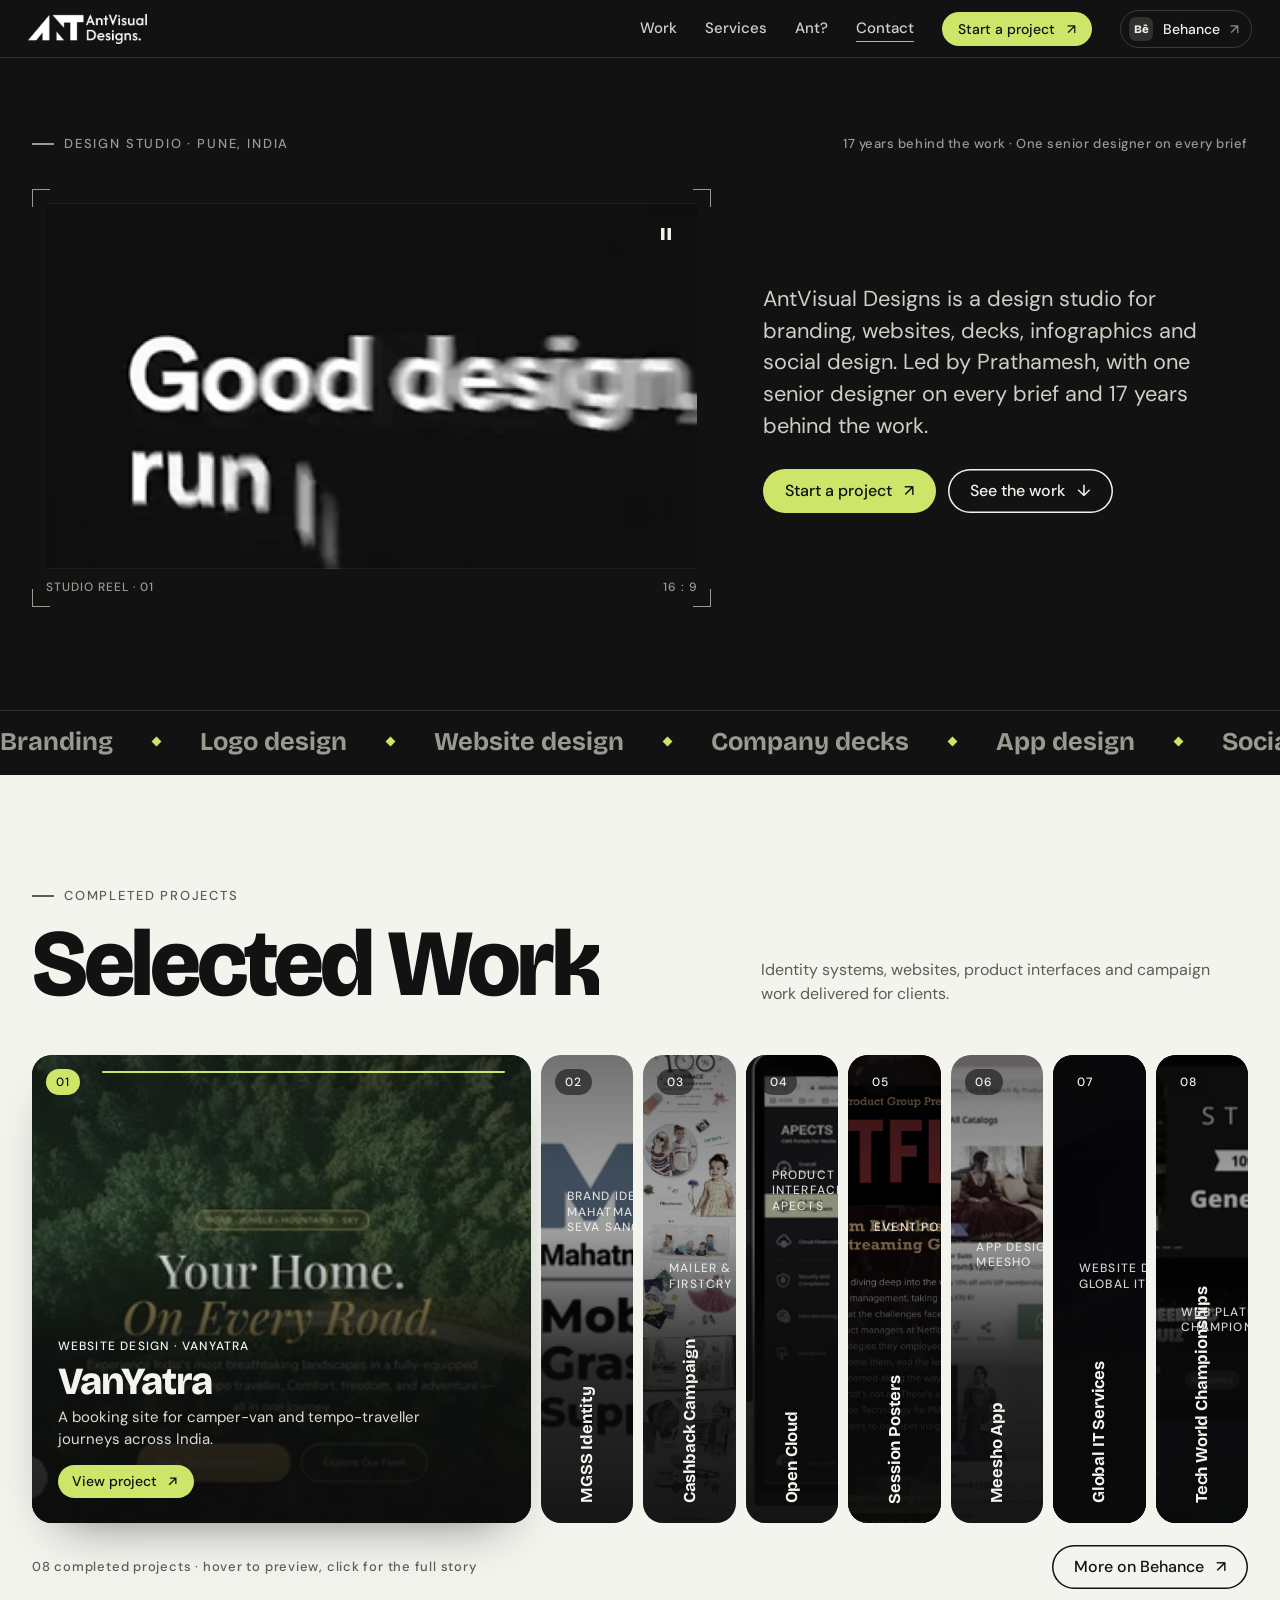
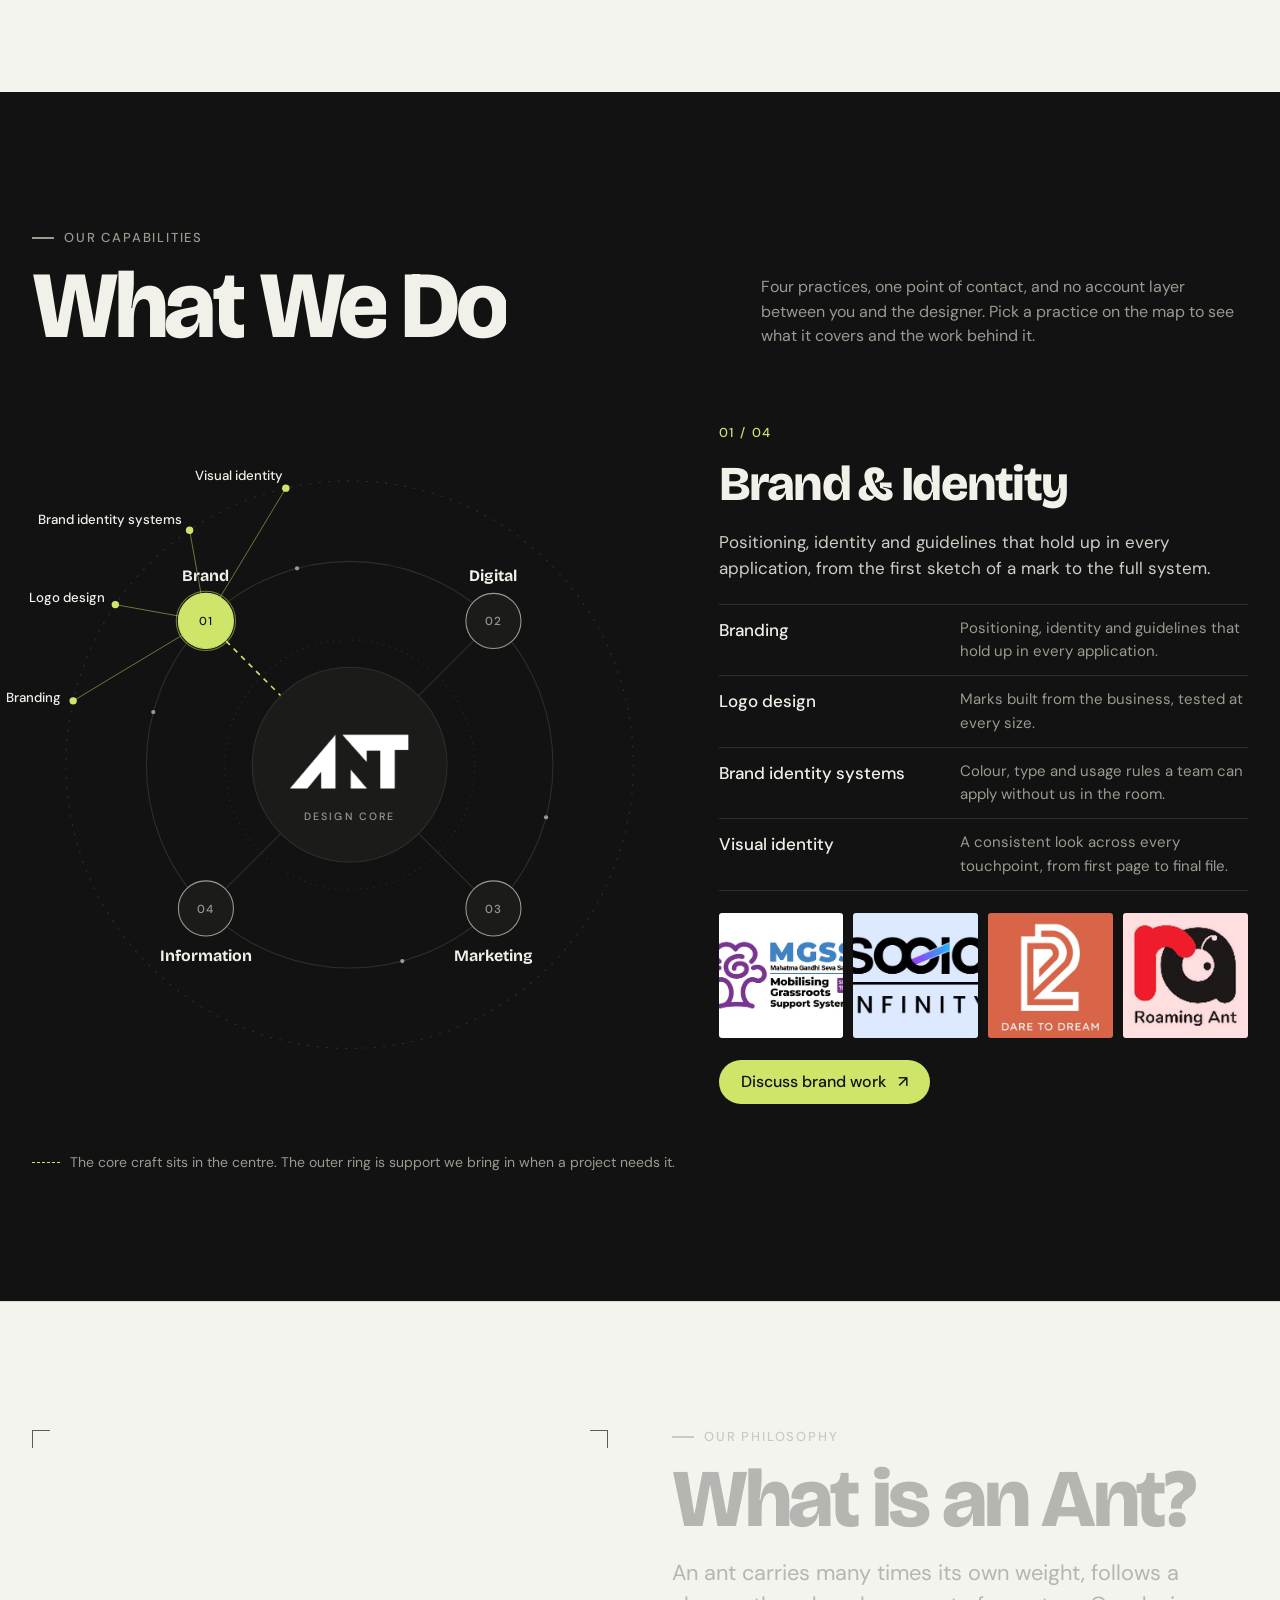
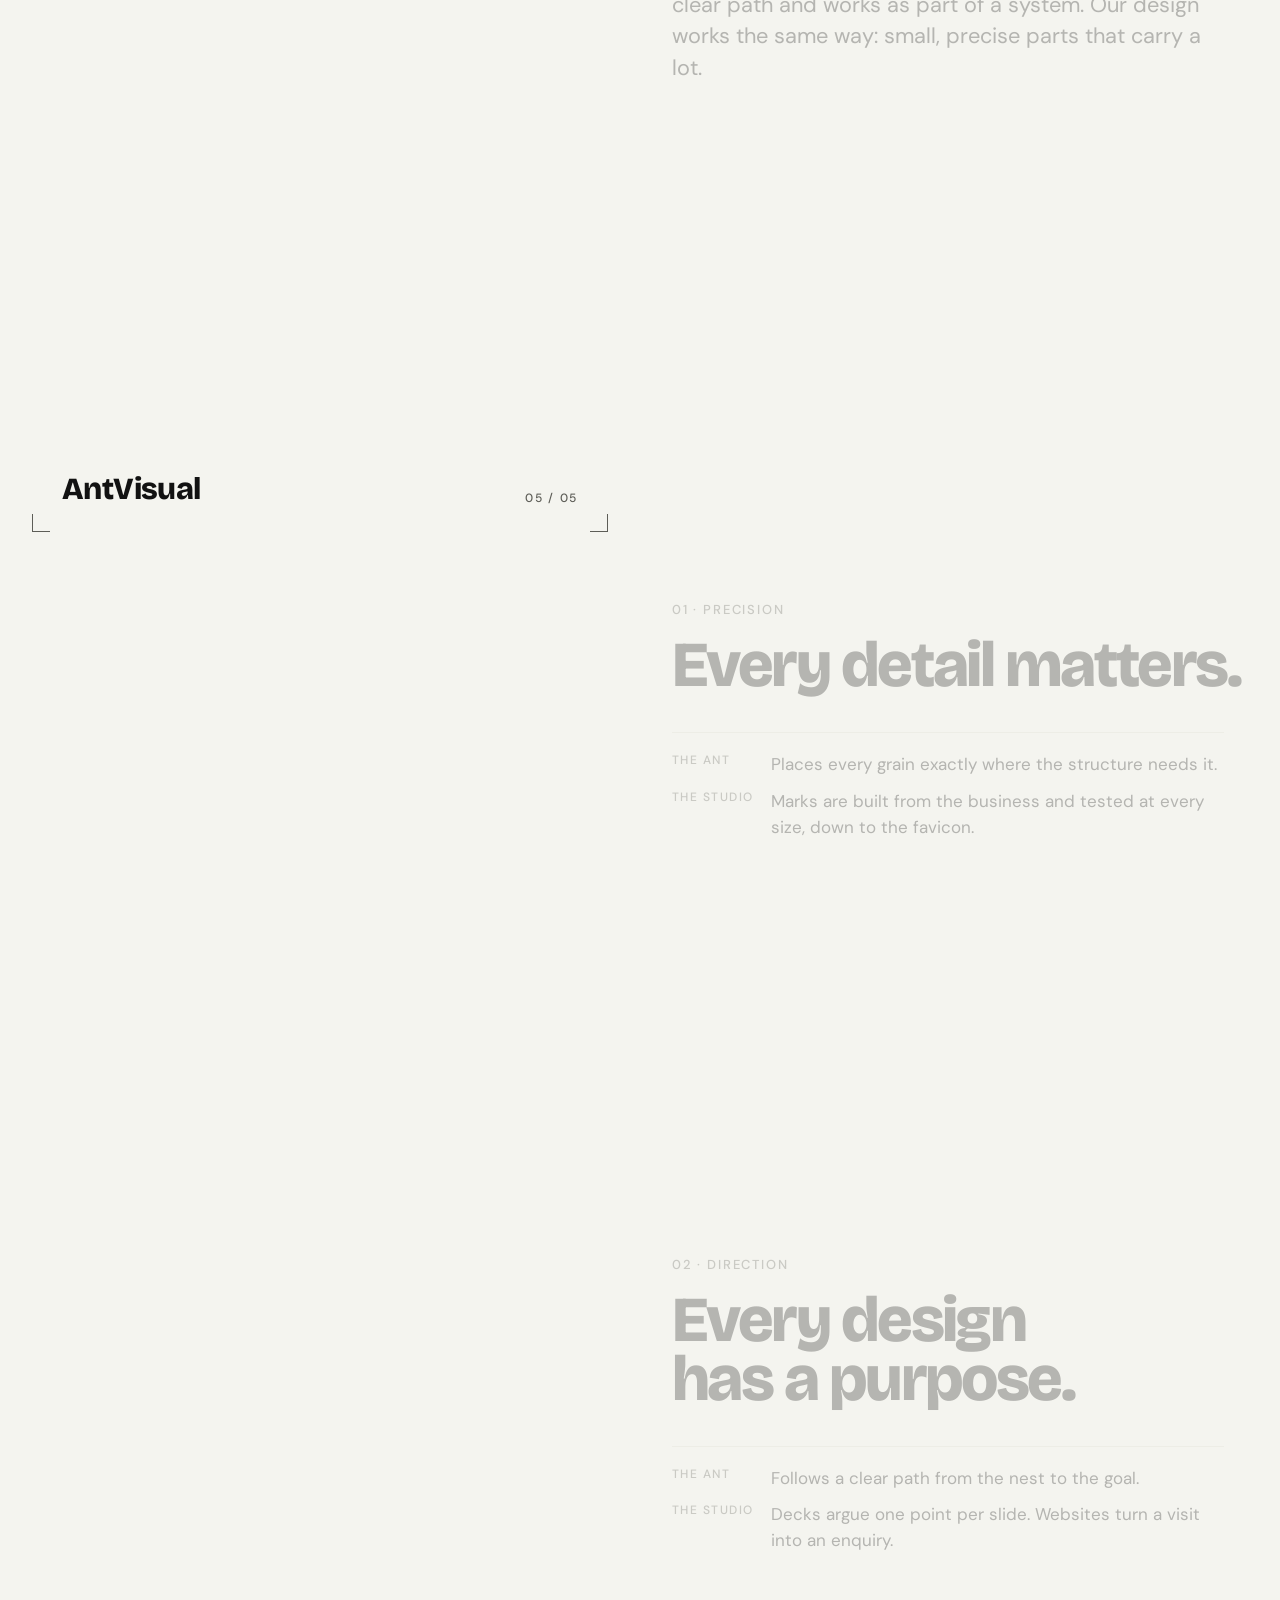
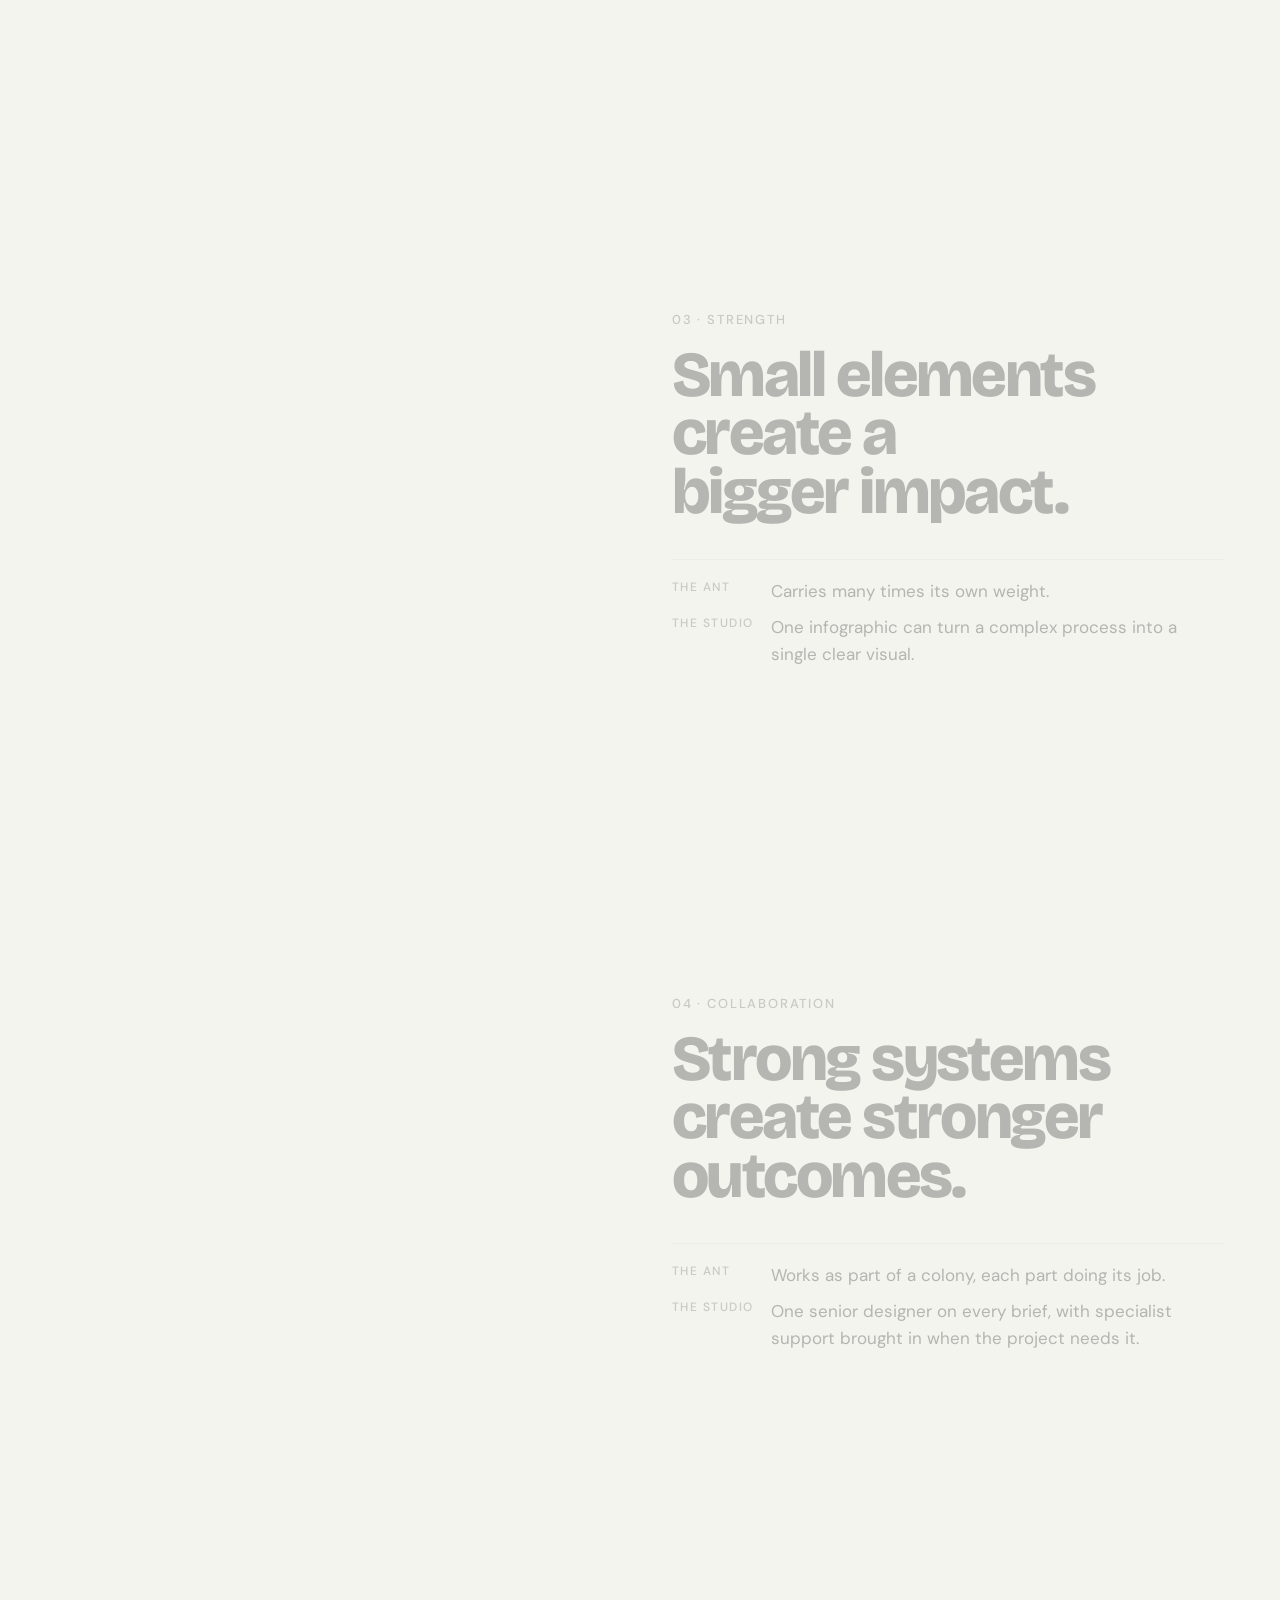
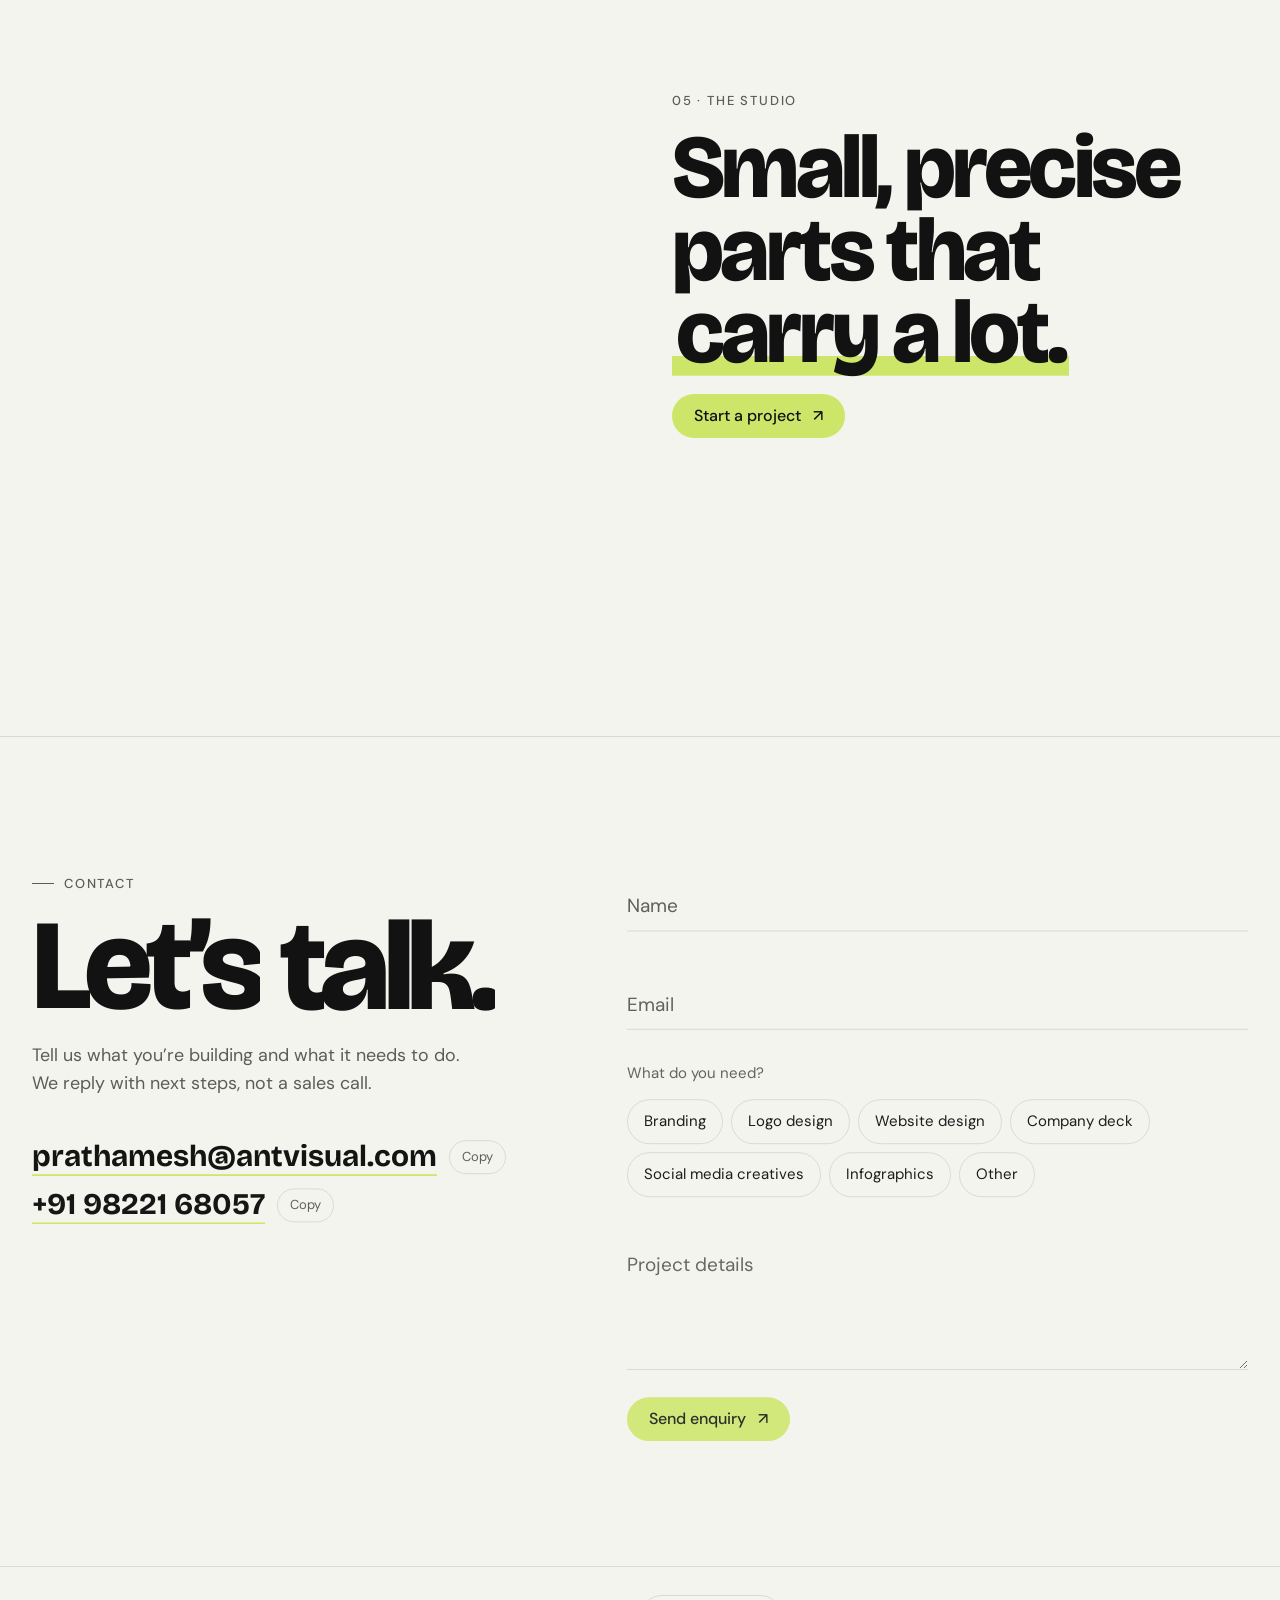
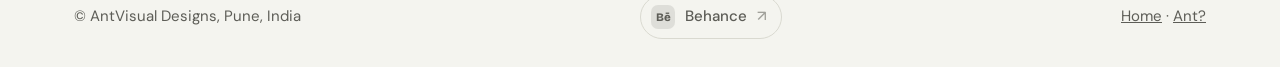
<file: index.html>
<!doctype html>
<html lang="en">
<head>
<meta charset="utf-8">
<meta name="viewport" content="width=device-width, initial-scale=1, viewport-fit=cover">
<title>AntVisual Designs — Good design, run like a business.</title>
<meta name="description" content="AntVisual Designs is a design studio for branding, websites, decks, infographics and social design. Led by Prathamesh, with one senior designer on every brief and 17 years behind the work.">
<meta property="og:title" content="AntVisual Designs">
<meta property="og:description" content="Design studio for branding, websites, decks, infographics and social design. Pune, India.">
<meta property="og:type" content="website">
<meta property="og:url" content="https://antvisual.com/">
<meta property="og:image" content="https://antvisual.com/assets/posters/intro.jpg">
<meta name="twitter:card" content="summary_large_image">
<meta name="theme-color" content="#121212">
<link rel="icon" type="image/png" href="assets/mark.png">
<link rel="preconnect" href="https://fonts.googleapis.com">
<link rel="preconnect" href="https://fonts.gstatic.com" crossorigin>
<link rel="stylesheet" href="https://fonts.googleapis.com/css2?family=Bricolage+Grotesque:opsz,wght@12..96,500;12..96,700;12..96,800&family=DM+Sans:wght@400;500&display=swap">
<!-- Styles: one file per component. Load base.css first and motion.css last. -->
<link rel="stylesheet" href="css/base.css">
<link rel="stylesheet" href="css/intro.css">
<link rel="stylesheet" href="css/header.css">
<link rel="stylesheet" href="css/hero.css">
<link rel="stylesheet" href="css/section-heading.css">
<link rel="stylesheet" href="css/selected-work.css">
<link rel="stylesheet" href="css/cursor.css">
<link rel="stylesheet" href="css/project-drawer.css">
<link rel="stylesheet" href="css/capabilities.css">
<link rel="stylesheet" href="css/testimonials.css">
<link rel="stylesheet" href="css/ant-story.css">
<link rel="stylesheet" href="css/contact.css">
<link rel="stylesheet" href="css/footer.css">
<link rel="stylesheet" href="css/motion.css">
</head>
<body>
<noscript><div style="padding:96px 24px 24px;font:16px/1.5 system-ui,sans-serif;max-width:640px;margin:0 auto"><h1 style="font-size:28px;margin:0 0 12px">AntVisual Designs</h1><p>Design studio for branding, websites, decks, infographics and social design, Pune, India. This site needs JavaScript to show our work.</p><p>Email <a href="mailto:prathamesh@antvisual.com">prathamesh@antvisual.com</a> or call <a href="tel:+919822168057">+91 98221 68057</a>.</p></div></noscript>
<!-- ================= INTRO =================
     Video: assets/intro.mp4 (geometric blocks logo reveal). Swap via CONFIG.introVideo / CONFIG.introPoster. -->
<div class="intro" id="intro" role="dialog" aria-label="AntVisual intro" aria-live="polite">
  <video id="introVideo" muted playsinline preload="auto" aria-hidden="true"></video>
  <div class="intro-ui">
    <div>
      <div class="intro-count" id="introCount">0<small>%</small></div>
      <div class="intro-meta">AntVisual Designs · Pune, India</div>
    </div>
    <button class="intro-skip" id="introSkip" type="button">Skip intro →</button>
  </div>
  <div class="intro-bar" id="introBar"></div>
</div>

<div class="cursor" id="cursor" aria-hidden="true"><span id="cursorLabel">View</span></div>

<!-- ================= HEADER ================= -->
<header class="hdr" id="hdr">
  <a class="logo" href="#top" aria-label="AntVisual Designs, back to top"><img src="assets/logo.png" alt="AntVisual Designs" width="120" height="30"></a>
  <nav id="nav" aria-label="Main">
    <a href="#work">Work</a>
    <a href="#services">Services</a>
    <a href="#ant">Ant?</a>
    <a href="#contact">Contact</a>
    <a class="btn" href="#contact">Start a project <span class="arr">↗</span></a>
    <div class="profs in-nav"><a class="soc" href="https://www.behance.net/prathmeshmungi" target="_blank" rel="noopener"><svg viewBox="0 0 24 24" aria-hidden="true"><rect width="24" height="24" rx="7" fill="currentColor" opacity=".14"></rect><text x="12" y="16.4" text-anchor="middle" font-family="Bricolage Grotesque,DM Sans,sans-serif" font-weight="800" font-size="11.5" fill="currentColor">Bē</text></svg><span>Behance</span><i>↗</i></a></div>
  </nav>
  <button class="burger" id="burger" type="button" aria-label="Open menu" aria-expanded="false" aria-controls="nav"><span></span><span></span><span></span></button>
</header>

<main id="top">
<!-- ================= HERO (existing introduction, re-composed) ================= -->
<section class="hero night" aria-labelledby="heroTitle">
  <div class="shell">
    <div class="hero-top">
      <span class="eyebrow">Design studio · Pune, India</span>
      <span class="meta">17 years behind the work · One senior designer on every brief</span>
    </div>
    <h1 id="heroTitle" class="sr">AntVisual Designs</h1>
    <div class="hero-grid">
      <figure class="frame" style="margin:0">
        <span class="cm tl"></span><span class="cm tr"></span><span class="cm bl"></span><span class="cm br"></span>
        <div class="hero-video">
          <video id="heroVideo" src="assets/hero.mp4" poster="assets/posters/hero.jpg" muted loop playsinline autoplay preload="metadata" aria-label="Typographic animation: Good design"></video>
          <button class="vid-toggle" type="button" data-vid="heroVideo" aria-label="Pause video"><svg width="14" height="14" viewBox="0 0 14 14" aria-hidden="true"><rect x="2" y="1" width="3.5" height="12" fill="currentColor"/><rect x="8.5" y="1" width="3.5" height="12" fill="currentColor"/></svg></button>
        </div>
        <figcaption><span>Studio reel · 01</span><span>16 : 9</span></figcaption>
      </figure>
      <div class="hero-copy">
        <p>AntVisual Designs is a design studio for branding, websites, decks, infographics and social design. Led by Prathamesh, with one senior designer on every brief and 17 years behind the work.</p>
        <div class="row">
          <a class="btn" href="#contact">Start a project <span class="arr">↗</span></a>
          <a class="btn ghost" href="#work">See the work <span class="arr">↓</span></a>
        </div>
      </div>
    </div>
  </div>
  <div class="ticker" aria-hidden="true"><div class="ticker-track" id="ticker"></div></div>
</section>

<!-- ================= SELECTED WORK (was "The work, in motion") ================= -->
<section class="sec work" id="work" aria-labelledby="workTitle">
  <div class="shell">
    <div class="sec-head">
      <div>
        <span class="eyebrow">Completed projects</span>
        <h2 id="workTitle" class="split">Selected Work</h2>
      </div>
      <p>Identity systems, websites, product interfaces and campaign work delivered for clients.</p>
    </div>

    <div class="work-rail" id="workRail" role="list"></div>
    <div class="work-foot">
      <span class="work-count">08 completed projects<span class="hint-desk"> · hover to preview, click for the full story</span><span class="hint-touch"> · swipe to browse, tap for the full story</span></span>
      <a class="btn ghost" href="https://www.behance.net/prathmeshmungi" target="_blank" rel="noopener">More on Behance <span class="arr">↗</span></a>
    </div>
  </div>
</section>

<!-- ================= WHAT WE DO (Services + Where We Work, merged) ================= -->
<section class="caps sec night" id="services" aria-labelledby="capsTitle">
  <div class="shell">
    <div class="sec-head">
      <div>
        <span class="eyebrow">Our capabilities</span>
        <h2 id="capsTitle" class="split">What We Do</h2>
      </div>
      <p>Four practices, one point of contact, and no account layer between you and the designer. Pick a practice on the map to see what it covers and the work behind it.</p>
    </div>
    <div class="caps-grid">
      <div class="orbit-wrap">
        <svg class="orbit" id="orbit" viewBox="0 0 600 600" role="group" aria-label="Capability map"></svg>
      </div>
      <div class="cap-panel">
        <div class="cap-tabs" id="capTabs" role="tablist" aria-label="Capabilities"></div>
        <div id="capPanes"></div>
      </div>
    </div>
    <p class="caps-note">The core craft sits in the centre. The outer ring is support we bring in when a project needs it.</p>
  </div>
</section>

<!-- ================= TESTIMONIALS =================
     No testimonials were supplied. The entries in TESTIMONIALS are labelled placeholders. -->
<section class="tst sec" id="clients" aria-labelledby="tstTitle" aria-roledescription="carousel">
  <div class="shell">
    <div class="sec-head">
      <div>
        <span class="eyebrow">Client experiences</span>
        <h2 id="tstTitle" class="split">What Our Clients Say</h2>
      </div>
      <p>Feedback from the teams we've designed for, in their own words.</p>
    </div>
    <div class="tst-stage">
      <div class="tst-mark" aria-hidden="true">“</div>
      <div>
        <div class="tst-slides" id="tstSlides"></div>
        <div class="tst-ctrl">
          <div class="tst-dots" id="tstDots" role="tablist" aria-label="Choose testimonial"></div>
          <span class="tst-count" id="tstCount"></span>
          <div class="dr-nav">
            <button class="icon-btn" id="tstPrev" type="button" aria-label="Previous testimonial"><svg viewBox="0 0 18 18" aria-hidden="true"><path d="M11 3 5 9l6 6" fill="none" stroke="currentColor" stroke-width="1.6"/></svg></button>
            <button class="icon-btn" id="tstNext" type="button" aria-label="Next testimonial"><svg viewBox="0 0 18 18" aria-hidden="true"><path d="m7 3 6 6-6 6" fill="none" stroke="currentColor" stroke-width="1.6"/></svg></button>
          </div>
        </div>
      </div>
    </div>
  </div>
</section>

<!-- ================= WHAT IS AN ANT? ================= -->
<section class="ant sec" id="ant" aria-labelledby="antTitle" style="border-top:1px solid var(--line)">
  <div class="shell">
    <div class="ant-grid">
      <div class="ant-stage">
        <div class="frame">
          <span class="cm tl"></span><span class="cm tr"></span><span class="cm bl"></span><span class="cm br"></span>
          <canvas class="ant-canvas" id="antCanvas" aria-hidden="true"></canvas>
        </div>
        <div class="ant-hud" aria-hidden="true"><span class="word" id="antWord">The colony</span><span class="lbl" id="antLbl">00 / 05</span></div>
      </div>
      <div class="ant-steps" id="antSteps">
        <div class="ant-step on" data-step="0">
          <span class="eyebrow">Our philosophy</span>
          <h2 id="antTitle">What is an Ant?</h2>
          <p class="quote">An ant carries many times its own weight, follows a clear path and works as part of a system. Our design works the same way: small, precise parts that carry a lot.</p>
        </div>
        <div class="ant-step" data-step="1" data-word="Precision">
          <span class="k">01 · Precision</span>
          <h3>Every detail matters.</h3>
          <dl class="pair"><dt>The ant</dt><dd>Places every grain exactly where the structure needs it.</dd><dt>The studio</dt><dd>Marks are built from the business and tested at every size, down to the favicon.</dd></dl>
        </div>
        <div class="ant-step" data-step="2" data-word="Direction">
          <span class="k">02 · Direction</span>
          <h3>Every design has a purpose.</h3>
          <dl class="pair"><dt>The ant</dt><dd>Follows a clear path from the nest to the goal.</dd><dt>The studio</dt><dd>Decks argue one point per slide. Websites turn a visit into an enquiry.</dd></dl>
        </div>
        <div class="ant-step" data-step="3" data-word="Strength">
          <span class="k">03 · Strength</span>
          <h3>Small elements create a bigger impact.</h3>
          <dl class="pair"><dt>The ant</dt><dd>Carries many times its own weight.</dd><dt>The studio</dt><dd>One infographic can turn a complex process into a single clear visual.</dd></dl>
        </div>
        <div class="ant-step" data-step="4" data-word="Collaboration">
          <span class="k">04 · Collaboration</span>
          <h3>Strong systems create stronger outcomes.</h3>
          <dl class="pair"><dt>The ant</dt><dd>Works as part of a colony, each part doing its job.</dd><dt>The studio</dt><dd>One senior designer on every brief, with specialist support brought in when the project needs it.</dd></dl>
        </div>
        <div class="ant-step ant-final" data-step="5" data-word="AntVisual">
          <span class="k">05 · The studio</span>
          <h3>Small, precise parts that <mark>carry a lot.</mark></h3>
          <div><a class="btn" href="#contact">Start a project <span class="arr">↗</span></a></div>
        </div>
      </div>
    </div>
  </div>
</section>

<!-- ================= LET'S TALK ================= -->
<section class="contact sec" id="contact" aria-labelledby="contactTitle" style="border-top:1px solid var(--line)">
  <div class="shell contact-grid">
    <div>
      <span class="eyebrow">Contact</span>
      <h2 id="contactTitle" class="split" style="margin-top:18px">Let’s talk.</h2>
      <p class="intro-p">Tell us what you’re building and what it needs to do. We reply with next steps, not a sales call.</p>
      <div class="reach">
        <div class="reach-row"><a href="mailto:prathamesh@antvisual.com">prathamesh@antvisual.com</a><button class="copy" type="button" data-copy="prathamesh@antvisual.com">Copy</button></div>
        <div class="reach-row"><a href="tel:+919822168057">+91 98221 68057</a><button class="copy" type="button" data-copy="+91 98221 68057">Copy</button></div>
      </div>
    </div>
    <!-- BACKEND: CONFIG.formEndpoint in js/config.js. A script.google.com/macros/.../exec URL uses the Google Sheet flow; any other URL receives a JSON POST. -->
    <form class="form" id="enquiry" novalidate>
      <input class="hp" id="f-website" name="website" type="text" tabindex="-1" autocomplete="off" aria-hidden="true">
      <div class="fld"><input id="f-name" name="name" type="text" placeholder=" " autocomplete="name" required><label for="f-name">Name</label><span class="line"></span><span class="err" id="e-name"></span></div>
      <div class="fld"><input id="f-email" name="email" type="email" placeholder=" " autocomplete="email" required><label for="f-email">Email</label><span class="line"></span><span class="err" id="e-email"></span></div>
      <fieldset>
        <legend>What do you need?</legend>
        <div class="chips" id="needChips"></div>
      </fieldset>
      <div class="fld"><textarea id="f-details" name="details" placeholder=" " rows="4"></textarea><label for="f-details">Project details</label><span class="line"></span></div>
      <div class="form-foot">
        <button class="btn" type="submit">Send enquiry <span class="arr">↗</span></button>
        <p class="form-status" id="formStatus" role="status"></p>
      </div>
    </form>
  </div>
</section>
</main>

<!-- ================= FOOTER (unchanged from antvisual.com) ================= -->
<footer><div class="wrap ft"><span>© AntVisual Designs, Pune, India</span><div class="profs in-ft"><a class="soc" href="https://www.behance.net/prathmeshmungi" target="_blank" rel="noopener"><svg viewBox="0 0 24 24" aria-hidden="true"><rect width="24" height="24" rx="7" fill="currentColor" opacity=".14"></rect><text x="12" y="16.4" text-anchor="middle" font-family="Bricolage Grotesque,DM Sans,sans-serif" font-weight="800" font-size="11.5" fill="currentColor">Bē</text></svg><span>Behance</span><i>↗</i></a><a class="soc dribbble" href="#" target="_blank" rel="noopener" hidden=""><svg viewBox="0 0 24 24" fill="none" stroke="currentColor" stroke-width="1.6" stroke-linecap="round" aria-hidden="true"><circle cx="12" cy="12" r="9.2"></circle><path d="M5 7.2c5 .4 9.4 2.8 12.6 7.1M3.3 12.4c5.5-1.2 11-.6 15.8 1.8M9.5 3c3.2 3.6 5 7.6 5.6 14"></path></svg><span>Dribbble</span><i>↗</i></a></div><span class="ft-l"><a href="#top">Home</a> · <a href="#ant">Ant?</a></span></div></footer>

<!-- ================= PROJECT DRAWER ================= -->
<div class="scrim" id="scrim"></div>
<aside class="drawer" id="drawer" role="dialog" aria-modal="true" aria-labelledby="drTitle" aria-hidden="true">
  <div class="dr-bar">
    <span class="crumb" id="drCrumb">Project</span>
    <div class="dr-nav">
      <button class="icon-btn" id="drPrev" type="button" aria-label="Previous project"><svg viewBox="0 0 18 18" aria-hidden="true"><path d="M11 3 5 9l6 6" fill="none" stroke="currentColor" stroke-width="1.6"/></svg></button>
      <button class="icon-btn" id="drNext" type="button" aria-label="Next project"><svg viewBox="0 0 18 18" aria-hidden="true"><path d="m7 3 6 6-6 6" fill="none" stroke="currentColor" stroke-width="1.6"/></svg></button>
      <button class="icon-btn close" id="drClose" type="button" aria-label="Close project"><svg viewBox="0 0 18 18" aria-hidden="true"><path d="M3 3l12 12M15 3 3 15" fill="none" stroke="currentColor" stroke-width="1.6"/></svg></button>
    </div>
  </div>
  <div class="dr-body" id="drBody"><div class="dr-in" id="drIn"></div></div>
</aside>

<!-- Animation library (GSAP 3.12.5, bundled locally; free for commercial use under the GSAP standard license) -->
<script src="js/vendor/gsap.min.js"></script>
<script src="js/vendor/ScrollTrigger.min.js"></script>
<!-- Site scripts: order matters (config → data → utils → components → animations) -->
<script src="js/config.js"></script>
<script src="js/data.js"></script>
<script src="js/utils.js"></script>
<script src="js/intro.js"></script>
<script src="js/header.js"></script>
<script src="js/cursor.js"></script>
<script src="js/selected-work.js"></script>
<script src="js/project-drawer.js"></script>
<script src="js/capabilities.js"></script>
<script src="js/testimonials.js"></script>
<script src="js/ant-story.js"></script>
<script src="js/contact.js"></script>
<script src="js/animations.js"></script>
</body>
</html>
</file>
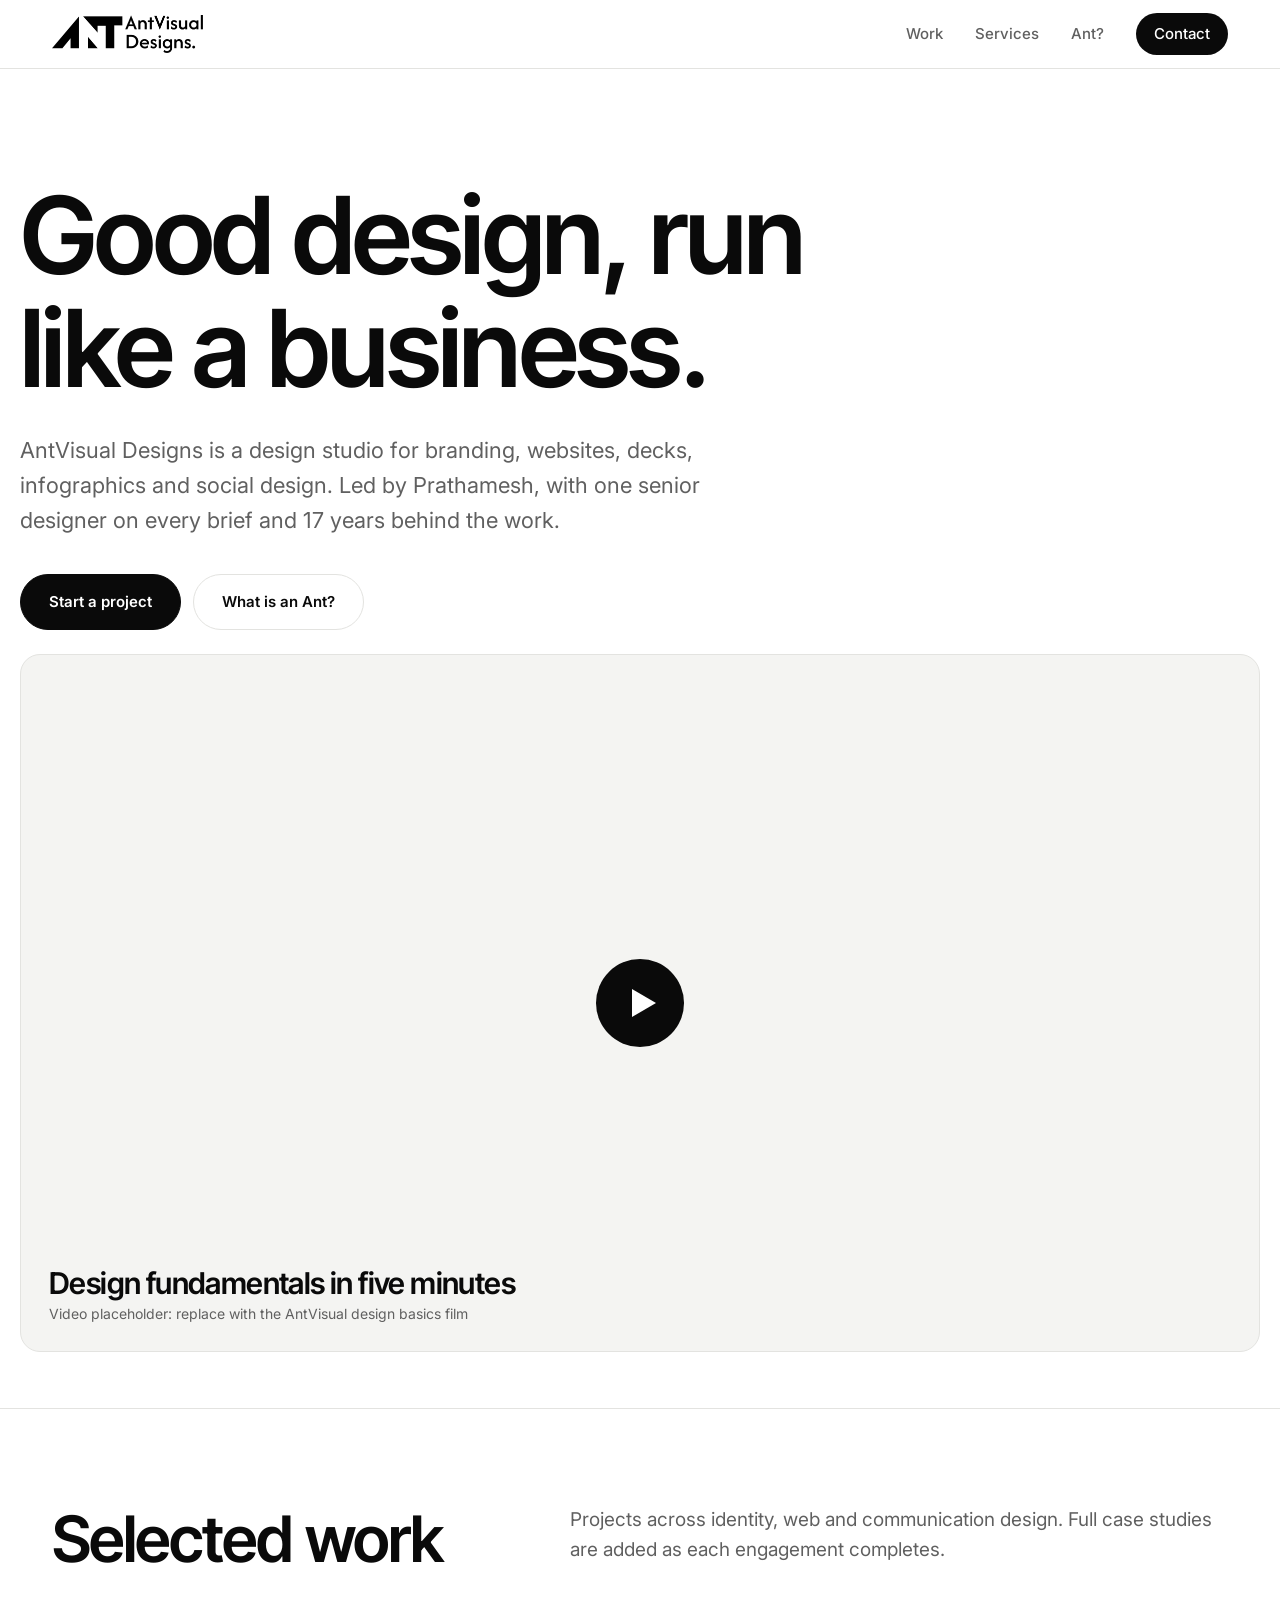
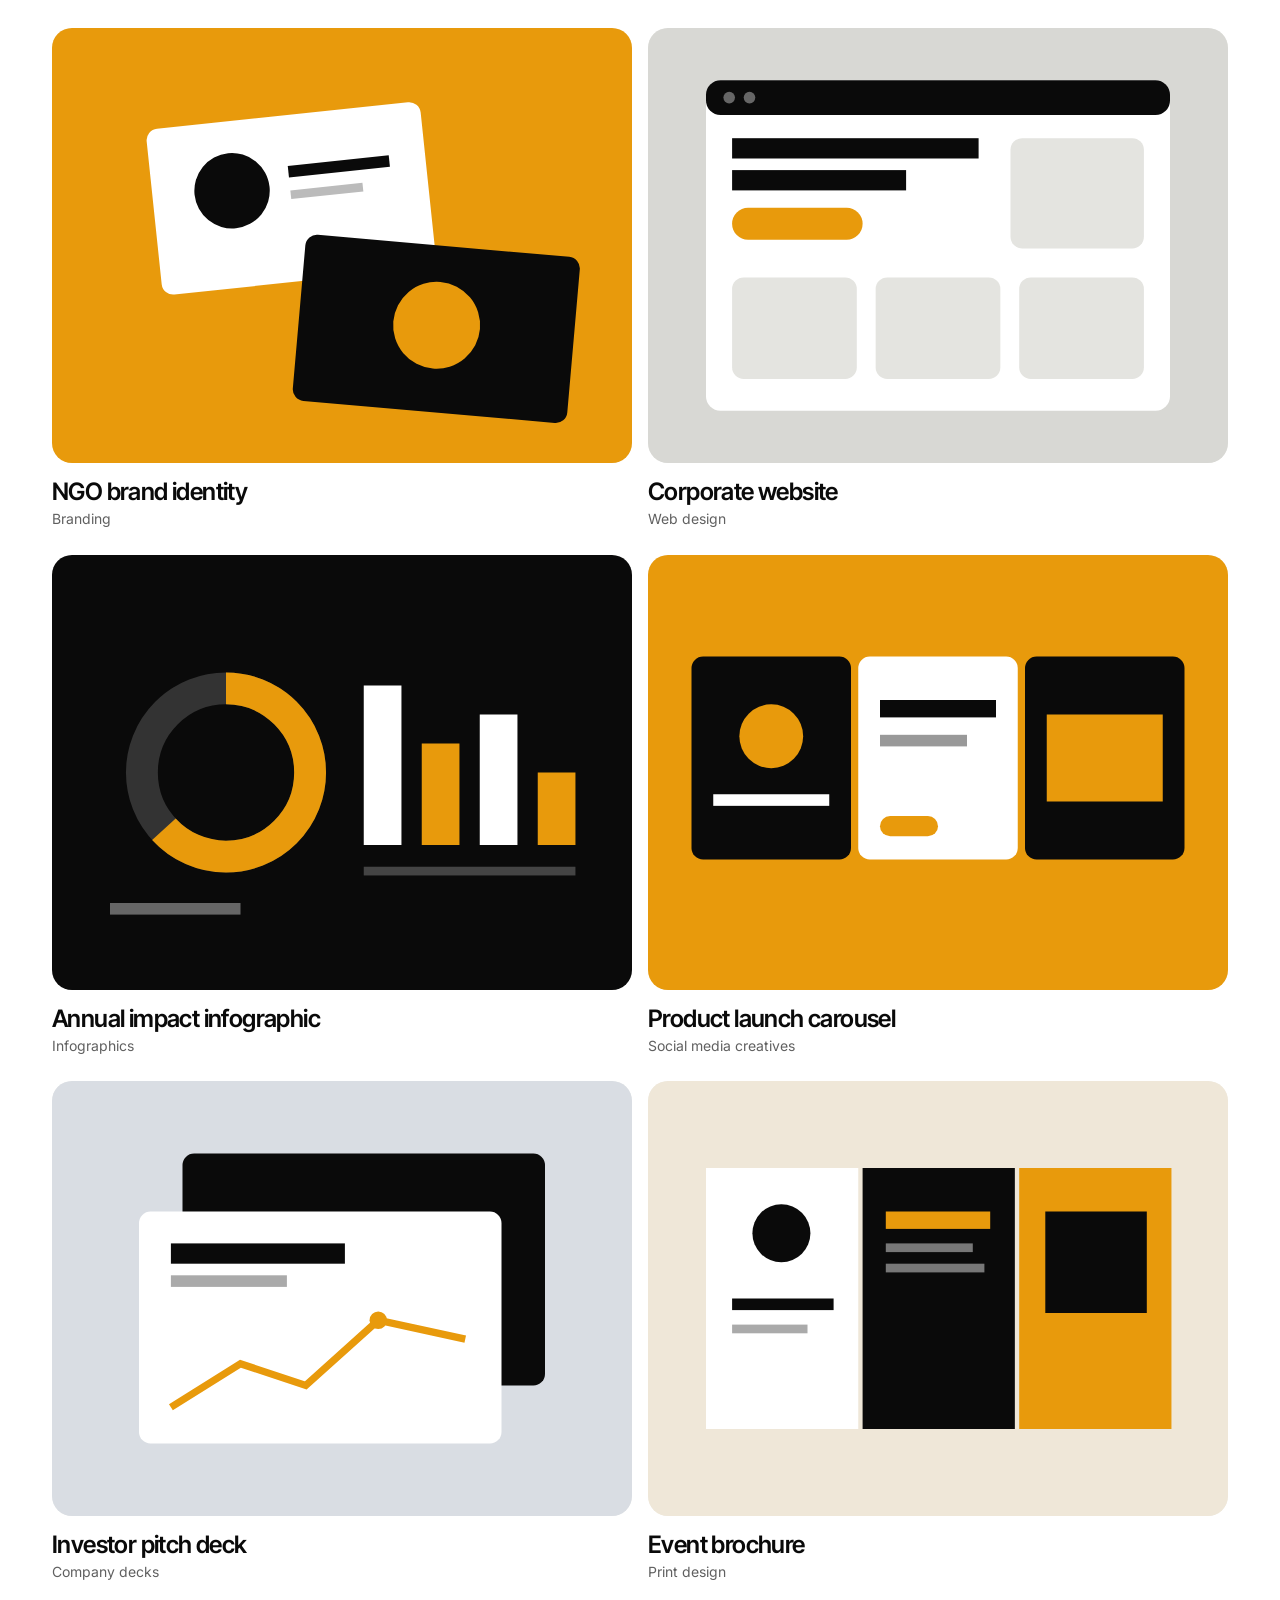
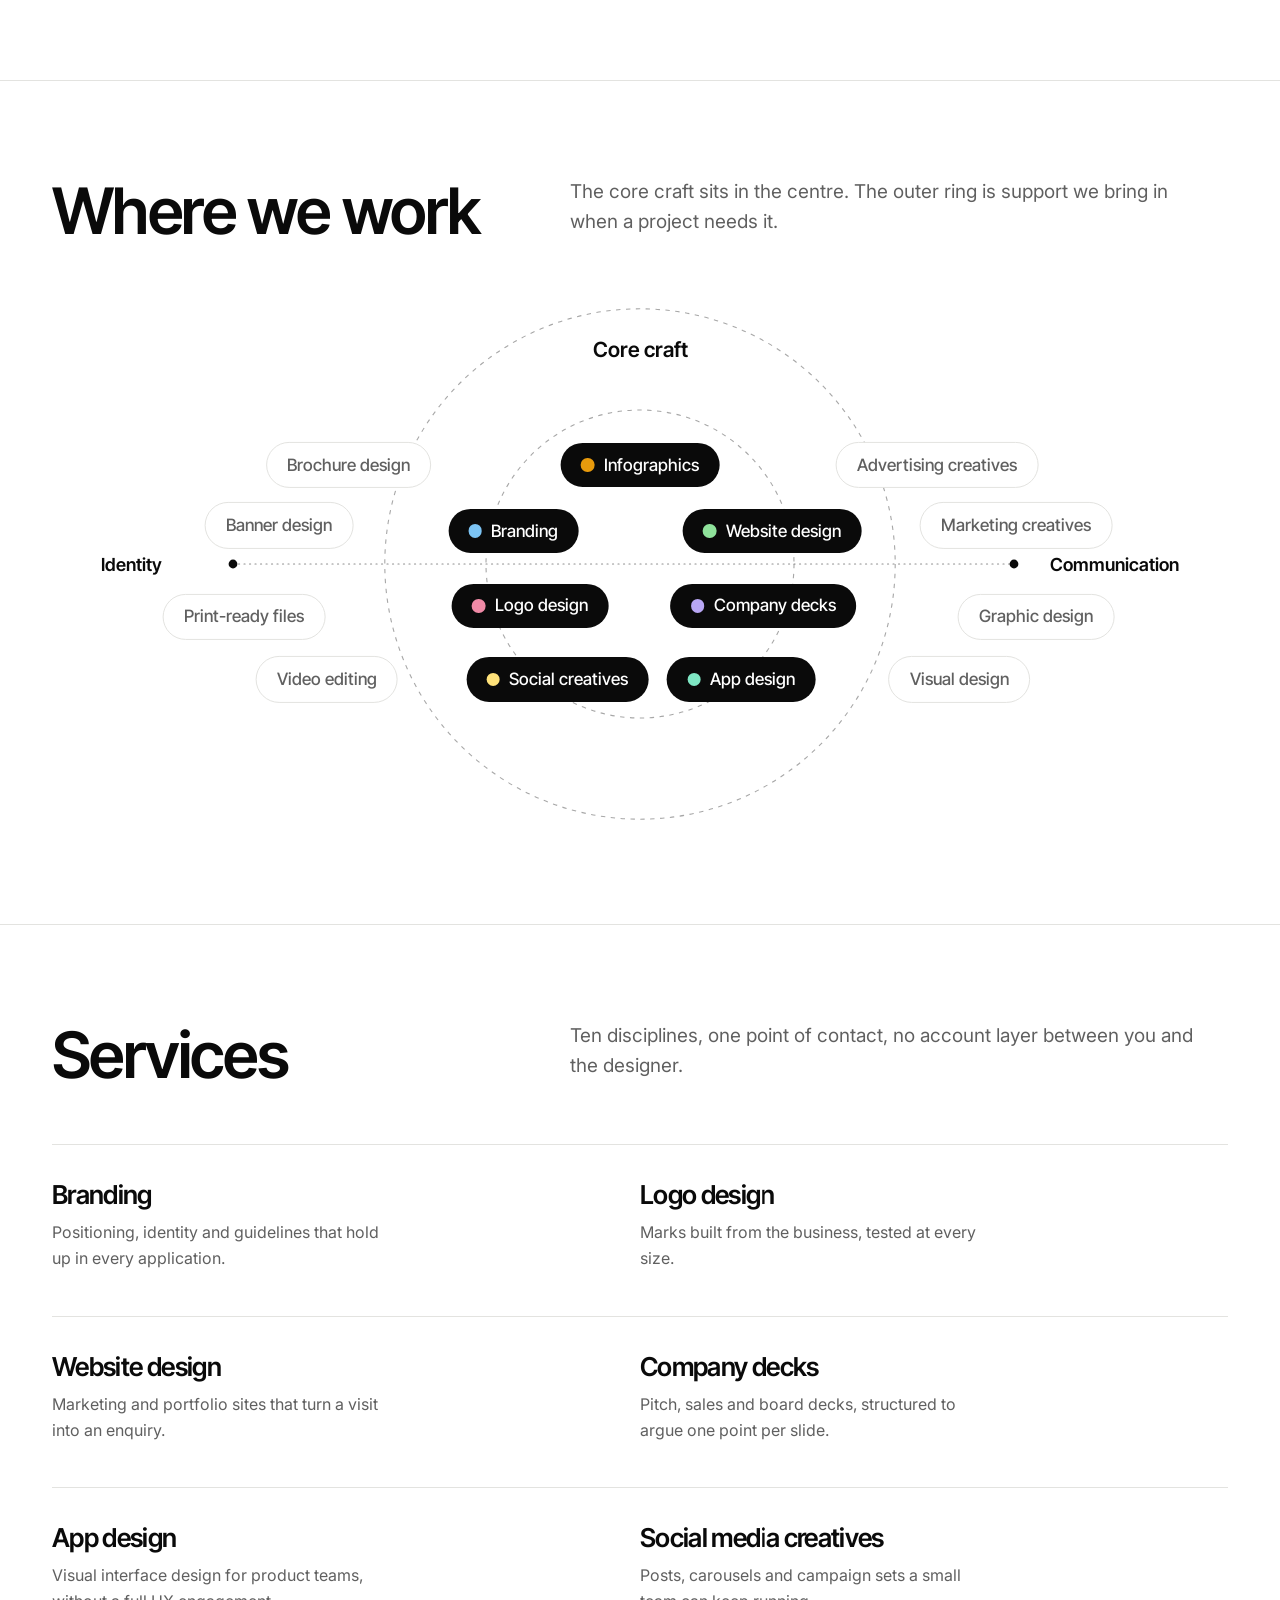
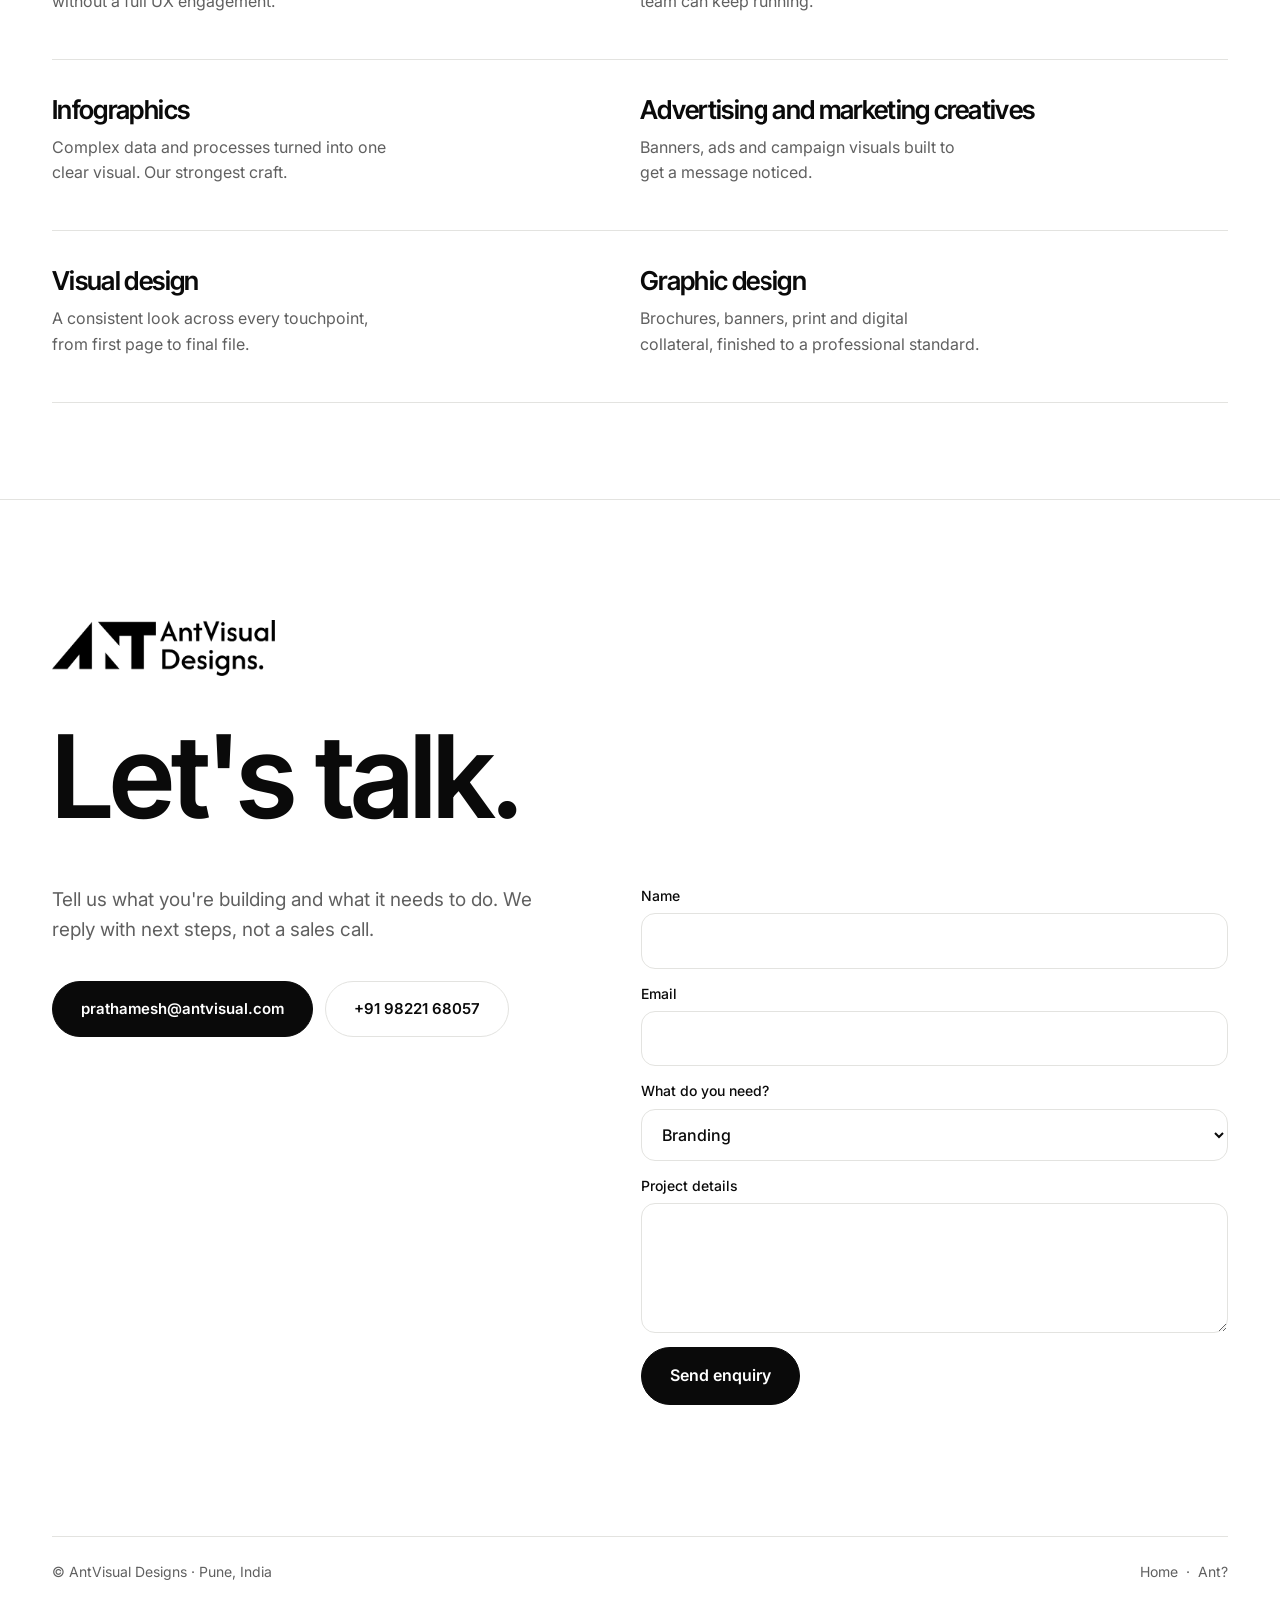
<file: antvisual-site.html>
<!DOCTYPE html>
<html lang="en">
<head>
<meta charset="UTF-8">
<meta name="viewport" content="width=device-width, initial-scale=1, viewport-fit=cover">
<title>AntVisual Designs — Good design, run like a business.</title>
<link rel="preconnect" href="https://fonts.googleapis.com">
<link rel="preconnect" href="https://fonts.gstatic.com" crossorigin>
<link href="https://fonts.googleapis.com/css2?family=Inter+Tight:wght@400;500;600;700&family=Inter:wght@400;500&display=swap" rel="stylesheet">
<style>
:root{--bg:#fff;--soft:#f4f4f2;--ink:#0a0a0a;--mute:#606060;--line:#e3e3e0;--btn:#0a0a0a;--btn-t:#fff;box-sizing:border-box;padding-top:env(safe-area-inset-top,0px);padding-bottom:env(safe-area-inset-bottom,0px)}
@media (prefers-color-scheme:dark){:root:not([data-theme="light"]){--bg:#0b0b0b;--soft:#161616;--ink:#f2f2f0;--mute:#a0a0a0;--line:#2a2a2a;--btn:#f2f2f0;--btn-t:#0a0a0a}}
:root[data-theme="dark"]{--bg:#0b0b0b;--soft:#161616;--ink:#f2f2f0;--mute:#a0a0a0;--line:#2a2a2a;--btn:#f2f2f0;--btn-t:#0a0a0a}
*{box-sizing:border-box}html{scroll-behavior:smooth;scroll-padding-top:80px}
body{margin:0;background:var(--bg);color:var(--ink);font:16px/1.6 Inter,system-ui,sans-serif;-webkit-font-smoothing:antialiased}
h1,h2,h3,h4{font-family:'Inter Tight',Inter,sans-serif;font-weight:600;letter-spacing:-.025em;margin:0;line-height:1.05}
a{color:inherit}:focus-visible{outline:2px solid var(--ink);outline-offset:3px}
.w{max-width:1240px;margin:0 auto;padding:0 32px}@media(max-width:640px){.w{padding:0 20px}}
header{position:sticky;top:0;z-index:20;background:var(--bg);border-bottom:1px solid var(--line)}
.nav{display:flex;align-items:center;justify-content:space-between;height:68px}
.logo{display:flex;align-items:center;text-decoration:none}.logo img{height:38px;width:auto;display:block}.flogo{height:56px;width:auto;display:block;margin-bottom:40px}@media(prefers-color-scheme:dark){:root:not([data-theme="light"]) .logo img,:root:not([data-theme="light"]) .flogo{filter:invert(1)}}:root[data-theme="dark"] .logo img,:root[data-theme="dark"] .flogo{filter:invert(1)}
.nav nav{display:flex;gap:32px;align-items:center}
.nav nav a{text-decoration:none;font-size:15px;font-weight:500;color:var(--mute);cursor:pointer;transition:color .15s}
.nav nav a:hover,.nav nav a.on{color:var(--ink)}
.nav .pill{background:var(--btn);color:var(--btn-t)!important;padding:9px 18px;border-radius:99px}
@media(max-width:720px){.nav nav{gap:16px}.nav nav a{font-size:13.5px}.nav nav a.hide{display:none}}
.view{display:none}.view.on{display:block}
.hero{padding:110px 0 56px}
.hero h1{font-size:clamp(46px,8.4vw,128px);max-width:14ch}
.hero p{font-size:clamp(18px,1.8vw,22px);color:var(--mute);max-width:52ch;margin:28px 0 0}
.btn{display:inline-block;background:var(--btn);color:var(--btn-t);padding:15px 28px;border-radius:99px;font-weight:600;font-size:15px;text-decoration:none;border:1px solid var(--btn);transition:transform .15s}
.btn:hover{transform:translateY(-2px)}.btn.o{background:transparent;color:var(--ink);border-color:var(--line)}
.row{display:flex;gap:12px;flex-wrap:wrap;margin-top:36px}
.video{margin:24px 0 0;aspect-ratio:16/9;background:var(--soft);border-radius:20px;position:relative;display:flex;align-items:center;justify-content:center;overflow:hidden;border:1px solid var(--line)}
.play{width:88px;height:88px;border-radius:50%;background:var(--btn);display:flex;align-items:center;justify-content:center;border:0;cursor:pointer;transition:transform .2s}
.play:hover{transform:scale(1.07)}.play:after{content:"";border-left:24px solid var(--btn-t);border-top:14px solid transparent;border-bottom:14px solid transparent;margin-left:7px}
.video .cap{position:absolute;left:28px;bottom:24px;right:28px}
.video .cap b{font:600 clamp(20px,2.6vw,30px) 'Inter Tight';letter-spacing:-.02em;display:block}
.video .cap span{color:var(--mute);font-size:14px}
sec,section{display:block;padding:96px 0;border-top:1px solid var(--line)}
.sh{display:grid;grid-template-columns:1fr 1.4fr;gap:48px;margin-bottom:56px}@media(max-width:820px){.sh{grid-template-columns:1fr;gap:16px}}
h2{font-size:clamp(34px,5vw,64px)}.sh p{color:var(--mute);font-size:19px;max-width:54ch;margin:0}
.stats{display:flex;gap:clamp(32px,7vw,110px);flex-wrap:wrap;margin-top:56px}
.stats b{display:block;font:600 clamp(52px,7vw,96px) 'Inter Tight';letter-spacing:-.04em;line-height:1}
.stats span{color:var(--mute);font-size:15px}
.grid{display:grid;grid-template-columns:repeat(3,1fr);gap:0;border-top:1px solid var(--line)}
@media(max-width:900px){.grid{grid-template-columns:1fr 1fr}}@media(max-width:600px){.grid{grid-template-columns:1fr}}
.cell{padding:36px 32px 44px 0;border-bottom:1px solid var(--line)}
.cell h3{font-size:26px;margin-bottom:12px}.cell p{color:var(--mute);margin:0;max-width:34ch}
.cap4{display:grid;grid-template-columns:repeat(4,1fr);gap:16px}
@media(max-width:1000px){.cap4{grid-template-columns:1fr 1fr}}@media(max-width:600px){.cap4{grid-template-columns:1fr}}
.card{background:var(--soft);border-radius:20px;padding:30px 26px}
.card h4{font-size:24px;margin-bottom:12px}.card p{color:var(--mute);margin:0 0 20px;font-size:15px}
.card ul{margin:0;padding:0;list-style:none;border-top:1px solid var(--line)}
.card li{padding:9px 0;border-bottom:1px solid var(--line);font-size:14.5px}
.proj{display:grid;grid-template-columns:1fr 1fr;gap:16px}@media(max-width:700px){.proj{grid-template-columns:1fr}}
.tile{background:var(--soft);border-radius:20px;aspect-ratio:4/3;padding:28px;display:flex;flex-direction:column;justify-content:flex-end}
.tile h3{font-size:28px}.tile span{color:var(--mute);font-size:14px;margin-top:6px}
.lead{display:grid;grid-template-columns:260px 1fr;gap:40px;align-items:center}@media(max-width:700px){.lead{grid-template-columns:1fr}}
.ph{aspect-ratio:1;border-radius:20px;background:var(--soft);border:1px dashed var(--line);display:flex;align-items:center;justify-content:center;color:var(--mute);font-size:13px;text-align:center;padding:16px}
.lead h3{font-size:32px}.lead p{color:var(--mute);max-width:56ch;margin:10px 0 0}
.cta{padding:120px 0 80px;border-top:1px solid var(--line)}
.cta h2{font-size:clamp(44px,9vw,140px);max-width:12ch}
.fine{display:flex;justify-content:space-between;gap:16px;flex-wrap:wrap;color:var(--mute);font-size:14px;margin-top:96px;padding-top:24px;border-top:1px solid var(--line)}
.fine a{text-decoration:none}.fine a:hover{color:var(--ink)}

.proj{gap:24px 16px}.tile{aspect-ratio:auto;padding:0;background:none;border-radius:0;justify-content:flex-start}
.tile .img{aspect-ratio:4/3;border-radius:20px;overflow:hidden;background:var(--soft);transition:transform .25s}
.tile:hover .img{transform:translateY(-4px)}.tile .img svg{display:block;width:100%;height:100%}
.tile h3{font-size:24px;margin-top:16px}.tile span{margin-top:4px}
.grid.g2{grid-template-columns:1fr 1fr}@media(max-width:700px){.grid.g2{grid-template-columns:1fr}}
.grid.g2 .cell:nth-child(odd){padding-right:48px}@media(max-width:700px){.grid.g2 .cell:nth-child(odd){padding-right:0}}
.map{position:relative;aspect-ratio:1000/480;max-width:1100px;margin:0 auto;color:var(--mute)}
.map svg{position:absolute;inset:0;width:100%;height:100%}
.pl{position:absolute;left:var(--x);top:var(--y);transform:translate(-50%,-50%);white-space:nowrap;font:500 clamp(11px,1.45vw,17px)/1 'Inter Tight',sans-serif;padding:.8em 1.2em;border-radius:99px;display:flex;align-items:center;gap:.55em}
.pl.core{background:var(--btn);color:var(--btn-t)}.pl.core i{width:.8em;height:.8em;border-radius:50%;background:var(--c)}
.pl.far{border:1px solid var(--line);color:var(--mute);background:var(--bg)}
.ax{position:absolute;top:50%;transform:translateY(-50%);font:600 clamp(12px,1.6vw,18px) 'Inter Tight',sans-serif;color:var(--ink)}
.ax.l{left:1%}.ax.r{right:1%}
@media(max-width:820px){.map{aspect-ratio:auto;display:flex;flex-wrap:wrap;gap:8px}.map svg,.ax{display:none}.pl{position:static;transform:none;font-size:14px}}
.contact{display:grid;grid-template-columns:1fr 1.1fr;gap:56px;margin-top:48px}@media(max-width:820px){.contact{grid-template-columns:1fr;gap:32px}}
.contact p.lead2{color:var(--mute);font-size:19px;max-width:40ch;margin:0}
form.enq{display:grid;gap:14px}
form.enq label{display:grid;gap:6px;font-size:14px;font-weight:500}
form.enq input,form.enq select,form.enq textarea{width:100%;font:inherit;font-size:16px;color:var(--ink);background:var(--bg);border:1px solid var(--line);border-radius:14px;padding:14px 16px}
form.enq textarea{min-height:130px;resize:vertical}
form.enq button{font:inherit;font-weight:600;cursor:pointer;justify-self:start}
form.enq button[disabled]{opacity:.6;cursor:wait}
#fmsg{font-size:15px;min-height:1.4em;margin:0}
</style>
</head>
<body>
<header><div class="w nav">
  <a class="logo" href="#home" data-go="home" aria-label="AntVisual Designs home"><img src="[data-uri]" alt="AntVisual Designs" width="150" height="38"></a>
  <nav>
    <a data-go="home" data-to="work" class="hide">Work</a>
    <a data-go="home" data-to="services" class="hide">Services</a>
    <a data-go="ant" id="navant">Ant?</a>
    <a data-go="home" data-to="contact" class="pill">Contact</a>
  </nav>
</div></header>

<main>
<!-- ============ HOME ============ -->
<div class="view on" id="v-home">
  <div class="w hero">
    <h1>Good design, run like a business.</h1>
    <p>AntVisual Designs is a design studio for branding, websites, decks, infographics and social design. Led by Prathamesh, with one senior designer on every brief and 17 years behind the work.</p>
    <div class="row"><a class="btn" data-go="home" data-to="contact">Start a project</a><a class="btn o" data-go="ant">What is an Ant?</a></div>
    <div class="video" id="video">
      <button class="play" aria-label="Play video: Design fundamentals"></button>
      <div class="cap"><b>Design fundamentals in five minutes</b><span>Video placeholder: replace with the AntVisual design basics film</span></div>
    </div>
  </div>

  <section id="work"><div class="w">
    <div class="sh"><h2>Selected work</h2><p>Projects across identity, web and communication design. Full case studies are added as each engagement completes.</p></div>
    <div class="proj">
      <div class="tile"><div class="img"><svg viewBox="0 0 400 300" preserveAspectRatio="xMidYMid slice" aria-hidden="true"><rect width="400" height="300" fill="#E89A0C"/><rect x="70" y="60" width="190" height="115" rx="8" fill="#ffffff" transform="rotate(-6 165 118)"/><circle cx="125" cy="108" r="26" fill="#0a0a0a" transform="rotate(-6 165 118)"/><rect x="165" y="95" width="70" height="8" fill="#0a0a0a" transform="rotate(-6 165 118)"/><rect x="165" y="112" width="50" height="6" fill="#bbb" transform="rotate(-6 165 118)"/><rect x="170" y="150" width="190" height="115" rx="8" fill="#0a0a0a" transform="rotate(5 265 208)"/><circle cx="265" cy="205" r="30" fill="#E89A0C" transform="rotate(5 265 208)"/></svg></div><h3>NGO brand identity</h3><span>Branding</span></div>
      <div class="tile"><div class="img"><svg viewBox="0 0 400 300" preserveAspectRatio="xMidYMid slice" aria-hidden="true"><rect width="400" height="300" fill="#d8d8d4"/><rect x="40" y="36" width="320" height="228" rx="10" fill="#ffffff"/><rect x="40" y="36" width="320" height="24" rx="10" fill="#0a0a0a"/><circle cx="56" cy="48" r="4" fill="#666"/><circle cx="70" cy="48" r="4" fill="#666"/><rect x="58" y="76" width="170" height="14" fill="#0a0a0a"/><rect x="58" y="98" width="120" height="14" fill="#0a0a0a"/><rect x="58" y="124" width="90" height="22" rx="11" fill="#E89A0C"/><rect x="250" y="76" width="92" height="76" rx="8" fill="#e4e4e0"/><rect x="58" y="172" width="86" height="70" rx="8" fill="#e4e4e0"/><rect x="157" y="172" width="86" height="70" rx="8" fill="#e4e4e0"/><rect x="256" y="172" width="86" height="70" rx="8" fill="#e4e4e0"/></svg></div><h3>Corporate website</h3><span>Web design</span></div>
      <div class="tile"><div class="img"><svg viewBox="0 0 400 300" preserveAspectRatio="xMidYMid slice" aria-hidden="true"><rect width="400" height="300" fill="#0a0a0a"/><circle cx="120" cy="150" r="58" fill="none" stroke="#333" stroke-width="22"/><circle cx="120" cy="150" r="58" fill="none" stroke="#E89A0C" stroke-width="22" stroke-dasharray="230 365" transform="rotate(-90 120 150)"/><rect x="215" y="90" width="26" height="110" fill="#ffffff"/><rect x="255" y="130" width="26" height="70" fill="#E89A0C"/><rect x="295" y="110" width="26" height="90" fill="#ffffff"/><rect x="335" y="150" width="26" height="50" fill="#E89A0C"/><rect x="215" y="215" width="146" height="6" fill="#444"/><rect x="40" y="240" width="90" height="8" fill="#666"/></svg></div><h3>Annual impact infographic</h3><span>Infographics</span></div>
      <div class="tile"><div class="img"><svg viewBox="0 0 400 300" preserveAspectRatio="xMidYMid slice" aria-hidden="true"><rect width="400" height="300" fill="#E89A0C"/><rect x="30" y="70" width="110" height="140" rx="8" fill="#0a0a0a"/><rect x="145" y="70" width="110" height="140" rx="8" fill="#ffffff"/><rect x="260" y="70" width="110" height="140" rx="8" fill="#0a0a0a"/><circle cx="85" cy="125" r="22" fill="#E89A0C"/><rect x="45" y="165" width="80" height="8" fill="#ffffff"/><rect x="160" y="100" width="80" height="12" fill="#0a0a0a"/><rect x="160" y="124" width="60" height="8" fill="#999"/><rect x="160" y="180" width="40" height="14" rx="7" fill="#E89A0C"/><rect x="275" y="110" width="80" height="60" fill="#E89A0C"/></svg></div><h3>Product launch carousel</h3><span>Social media creatives</span></div>
      <div class="tile"><div class="img"><svg viewBox="0 0 400 300" preserveAspectRatio="xMidYMid slice" aria-hidden="true"><rect width="400" height="300" fill="#d9dde3"/><rect x="90" y="50" width="250" height="160" rx="8" fill="#0a0a0a"/><rect x="60" y="90" width="250" height="160" rx="8" fill="#ffffff"/><rect x="82" y="112" width="120" height="14" fill="#0a0a0a"/><rect x="82" y="134" width="80" height="8" fill="#aaa"/><polyline points="82,225 130,195 175,210 225,165 285,178" fill="none" stroke="#E89A0C" stroke-width="5"/><circle cx="225" cy="165" r="6" fill="#E89A0C"/></svg></div><h3>Investor pitch deck</h3><span>Company decks</span></div>
      <div class="tile"><div class="img"><svg viewBox="0 0 400 300" preserveAspectRatio="xMidYMid slice" aria-hidden="true"><rect width="400" height="300" fill="#efe7d8"/><rect x="40" y="60" width="105" height="180" fill="#ffffff"/><rect x="148" y="60" width="105" height="180" fill="#0a0a0a"/><rect x="256" y="60" width="105" height="180" fill="#E89A0C"/><circle cx="92" cy="105" r="20" fill="#0a0a0a"/><rect x="58" y="150" width="70" height="8" fill="#0a0a0a"/><rect x="58" y="168" width="52" height="6" fill="#aaa"/><rect x="164" y="90" width="72" height="12" fill="#E89A0C"/><rect x="164" y="112" width="60" height="6" fill="#777"/><rect x="164" y="126" width="68" height="6" fill="#777"/><rect x="274" y="90" width="70" height="70" fill="#0a0a0a"/></svg></div><h3>Event brochure</h3><span>Print design</span></div>
    </div>
  </div></section>

  <section id="scope"><div class="w">
    <div class="sh"><h2>Where we work</h2><p>The core craft sits in the centre. The outer ring is support we bring in when a project needs it.</p></div>
    <div class="map">
      <svg viewBox="0 0 1000 480" aria-hidden="true"><circle cx="500" cy="240" r="232" fill="none" stroke="currentColor" stroke-dasharray="4 5" opacity=".55"/><circle cx="500" cy="240" r="140" fill="none" stroke="currentColor" stroke-dasharray="4 5" opacity=".55"/><line x1="130" y1="240" x2="840" y2="240" stroke="currentColor" stroke-dasharray="1 4" stroke-linecap="round" opacity=".7"/><circle cx="130" cy="240" r="4" fill="var(--ink)"/><circle cx="840" cy="240" r="4" fill="var(--ink)"/><text x="500" y="52" text-anchor="middle" fill="var(--ink)" font-family="Inter Tight, sans-serif" font-weight="600" font-size="19">Core craft</text></svg>
      <span class="ax l">Identity</span><span class="ax r">Communication</span>
      <span class="pl core" style="--x:50.0%;--y:31.25%;--c:#E89A0C"><i></i>Infographics</span>
      <span class="pl core" style="--x:38.5%;--y:43.75%;--c:#7cc4f4"><i></i>Branding</span>
      <span class="pl core" style="--x:62.0%;--y:43.75%;--c:#8fe29b"><i></i>Website design</span>
      <span class="pl core" style="--x:40.0%;--y:57.92%;--c:#f08aa6"><i></i>Logo design</span>
      <span class="pl core" style="--x:61.2%;--y:57.92%;--c:#b9a7f5"><i></i>Company decks</span>
      <span class="pl core" style="--x:42.5%;--y:71.88%;--c:#ffe27a"><i></i>Social creatives</span>
      <span class="pl core" style="--x:59.2%;--y:71.88%;--c:#7fe7c4"><i></i>App design</span>
      <span class="pl far" style="--x:23.5%;--y:31.25%">Brochure design</span>
      <span class="pl far" style="--x:17.2%;--y:42.71%">Banner design</span>
      <span class="pl far" style="--x:14.0%;--y:60.00%">Print-ready files</span>
      <span class="pl far" style="--x:21.5%;--y:71.88%">Video editing</span>
      <span class="pl far" style="--x:77.0%;--y:31.25%">Advertising creatives</span>
      <span class="pl far" style="--x:84.2%;--y:42.71%">Marketing creatives</span>
      <span class="pl far" style="--x:86.0%;--y:60.00%">Graphic design</span>
      <span class="pl far" style="--x:79.0%;--y:71.88%">Visual design</span>
    </div>
  </div></section>

  <section id="services"><div class="w">
    <div class="sh"><h2>Services</h2><p>Ten disciplines, one point of contact, no account layer between you and the designer.</p></div>
    <div class="grid g2">
      <div class="cell"><h3>Branding</h3><p>Positioning, identity and guidelines that hold up in every application.</p></div>
      <div class="cell"><h3>Logo design</h3><p>Marks built from the business, tested at every size.</p></div>
      <div class="cell"><h3>Website design</h3><p>Marketing and portfolio sites that turn a visit into an enquiry.</p></div>
      <div class="cell"><h3>Company decks</h3><p>Pitch, sales and board decks, structured to argue one point per slide.</p></div>
      <div class="cell"><h3>App design</h3><p>Visual interface design for product teams, without a full UX engagement.</p></div>
      <div class="cell"><h3>Social media creatives</h3><p>Posts, carousels and campaign sets a small team can keep running.</p></div>
      <div class="cell"><h3>Infographics</h3><p>Complex data and processes turned into one clear visual. Our strongest craft.</p></div>
      <div class="cell"><h3>Advertising and marketing creatives</h3><p>Banners, ads and campaign visuals built to get a message noticed.</p></div>
      <div class="cell"><h3>Visual design</h3><p>A consistent look across every touchpoint, from first page to final file.</p></div>
      <div class="cell"><h3>Graphic design</h3><p>Brochures, banners, print and digital collateral, finished to a professional standard.</p></div>
    </div>
  </div></section>
</div>

<!-- ============ ANT? ============ -->
<div class="view" id="v-ant">
  <div class="w hero" style="padding-bottom:24px">
    <h1>Ant?</h1>
    <p>Small, organised and stronger than it looks. AntVisual Designs is a design studio built on that idea: disciplined process, shared effort and work that carries real weight for the business.</p>
    <div class="stats">
      <div><b>17</b><span>Years in visual design</span></div>
      <div><b>8</b><span>Largest team led</span></div>
      <div><b>1</b><span>Senior designer on every brief</span></div>
    </div>
  </div>

  <section><div class="w">
    <div class="sh"><h2>Our values</h2><p>How the studio works, whatever the project.</p></div>
    <div class="grid">
      <div class="cell"><h3>Craft</h3><p>Seventeen years of repetition. Details get fixed, not forgiven.</p></div>
      <div class="cell"><h3>Clarity</h3><p>Every layout, slide and logo has one job and does it plainly.</p></div>
      <div class="cell"><h3>Reliability</h3><p>Deadlines, files and promises arrive when they were meant to.</p></div>
      <div class="cell"><h3>Teamwork</h3><p>Having led teams of up to eight, we know good work is a shared effort.</p></div>
      <div class="cell"><h3>Resourcefulness</h3><p>Tight budget or short timeline, we find the route that still works.</p></div>
      <div class="cell"><h3>Honesty</h3><p>We say what will and will not work before the invoice, not after.</p></div>
    </div>
  </div></section>

  <section><div class="w">
    <div class="sh"><h2>Capabilities</h2><p>Four ways clients usually work with AntVisual.</p></div>
    <div class="cap4">
      <div class="card"><h4>Launch a brand</h4><p>Build identity from the ground up.</p><ul><li>Positioning and name support</li><li>Logo and visual identity</li><li>Brand guidelines</li><li>Stationery and collateral</li></ul></div>
      <div class="card"><h4>Refresh and reposition</h4><p>Update what no longer fits.</p><ul><li>Brand audit</li><li>Identity refresh</li><li>Website redesign</li><li>Rollout assets</li></ul></div>
      <div class="card"><h4>Sales and pitch material</h4><p>Make the argument visible.</p><ul><li>Business presentation decks</li><li>Infographics</li><li>Brochures and banners</li><li>Training visuals</li></ul></div>
      <div class="card"><h4>Ongoing design support</h4><p>A senior designer on call.</p><ul><li>Social media systems</li><li>Marketing design</li><li>Web updates</li><li>Team mentoring</li></ul></div>
    </div>
  </div></section>

  <section><div class="w">
    <div class="sh"><h2>Leadership</h2><p>A founder directly involved in every project.</p></div>
    <div class="lead">
      <div class="ph">Founder photo goes here</div>
      <div><h3>Prathamesh</h3><p>Founder and Creative Lead, Senior Visual Designer. Seventeen years across branding, web, decks and campaigns, including leading design teams of five to eight people at FirstCry.com. Infographic design is his strongest craft, delivered for the banking sector and for visual design training.</p></div>
    </div>
  </div></section>
</div>

<!-- ============ CONTACT / FOOTER (shared) ============ -->
<section class="cta" id="contact" style="padding-bottom:80px"><div class="w">
  <img class="flogo" src="[data-uri]" alt="AntVisual Designs">
  <h2>Let's talk.</h2>
  <div class="contact">
    <div>
      <p class="lead2">Tell us what you're building and what it needs to do. We reply with next steps, not a sales call.</p>
      <div class="row"><a class="btn" href="mailto:prathamesh@antvisual.com">prathamesh@antvisual.com</a><a class="btn o" href="tel:+919822168057">+91 98221 68057</a></div>
    </div>
    <form class="enq" id="enq">
      <input name="website" tabindex="-1" autocomplete="off" aria-hidden="true" style="position:absolute;left:-9999px;opacity:0">
      <label>Name<input name="name" autocomplete="name" maxlength="120" required></label>
      <label>Email<input name="email" type="email" autocomplete="email" maxlength="254" required></label>
      <label>What do you need?<select name="need"><option>Branding</option><option>Logo design</option><option>Website design</option><option>Company deck</option><option>Social media creatives</option><option>Infographics</option><option>Advertising and marketing creatives</option><option>Something else</option></select></label>
      <label>Project details<textarea name="message" maxlength="2000" required></textarea></label>
      <button class="btn" type="submit">Send enquiry</button>
      <p id="fmsg" role="status" aria-live="polite"></p>
    </form>
  </div>
  <div class="fine"><span>© AntVisual Designs · Pune, India</span><span><a href="#" data-go="home">Home</a> &nbsp;·&nbsp; <a href="#" data-go="ant">Ant?</a></span></div>
</div></section>
</main>

<script>
(function(){
  var views={home:document.getElementById('v-home'),ant:document.getElementById('v-ant')};
  function show(name,to){
    for(var k in views)views[k].classList.toggle('on',k===name);
    document.getElementById('navant').classList.toggle('on',name==='ant');
    if(to){var el=document.getElementById(to);if(el)el.scrollIntoView({behavior:'smooth'})}
    else window.scrollTo({top:0});
  }
  document.addEventListener('click',function(e){
    var a=e.target.closest('[data-go]');if(!a)return;
    e.preventDefault();show(a.dataset.go,a.dataset.to);
  });
})();

(function(){
  var SHEET_URL='';/* paste the deployed Apps Script web app URL ending in /exec */
  var f=document.getElementById('enq'),msg=document.getElementById('fmsg'),btn=f.querySelector('button');

  function makeId(){
    if(window.crypto&&typeof window.crypto.randomUUID==='function'){
      return window.crypto.randomUUID().replace(/-/g,'');
    }
    return 'av'+Date.now().toString(36)+Math.random().toString(36).slice(2)+Math.random().toString(36).slice(2);
  }

  function showEmailFallback(message){
    msg.textContent=message+' ';
    var link=document.createElement('a');
    link.href='mailto:prathamesh@antvisual.com';
    link.textContent='Email us directly';
    msg.appendChild(link);
    btn.disabled=false;
  }

  function confirmSaved(id,email){
    f.reset();
    msg.textContent='Thank you. Your enquiry was saved and we will reply to '+email+'.';
    btn.disabled=false;
  }

  function confirmReceipt(id,email){
    var startedAt=Date.now(),attempt=0,script=null,callbackName='',pollTimer=null,scriptTimer=null,finished=false;
    function removeAttempt(){
      if(script){
        script.onerror=null;
        if(script.parentNode)script.parentNode.removeChild(script);
        script=null;
      }
      if(callbackName){
        try{delete window[callbackName]}catch(ignore){}
        callbackName='';
      }
      if(scriptTimer){clearTimeout(scriptTimer);scriptTimer=null}
    }
    function finishSaved(){
      if(finished)return;
      finished=true;
      if(pollTimer)clearTimeout(pollTimer);
      removeAttempt();
      confirmSaved(id,email);
    }
    function finishUnconfirmed(){
      if(finished)return;
      finished=true;
      if(pollTimer)clearTimeout(pollTimer);
      removeAttempt();
      showEmailFallback('We could not confirm that your enquiry reached the sheet. Your message is still in the form.');
    }
    function check(){
      if(finished)return;
      if(Date.now()-startedAt>=25000){finishUnconfirmed();return}
      attempt+=1;
      var thisCallback='antVisualReceipt_'+id+'_'+attempt;
      callbackName=thisCallback;
      script=document.createElement('script');
      script.async=true;
      window[thisCallback]=function(receipt){
        if(finished||callbackName!==thisCallback)return;
        removeAttempt();
        if(receipt&&receipt.status==='saved'){finishSaved();return}
        if(receipt&&receipt.status==='failed'){finishUnconfirmed();return}
        pollTimer=setTimeout(check,1200);
      };
      script.onerror=function(){
        if(finished||callbackName!==thisCallback)return;
        removeAttempt();
        pollTimer=setTimeout(check,1500);
      };
      var separator=SHEET_URL.indexOf('?')===-1?'?':'&';
      script.src=SHEET_URL+separator+'action=status&id='+encodeURIComponent(id)+'&callback='+encodeURIComponent(thisCallback)+'&_='+Date.now();
      scriptTimer=setTimeout(function(){
        if(finished||callbackName!==thisCallback)return;
        removeAttempt();
        pollTimer=setTimeout(check,1500);
      },6000);
      document.head.appendChild(script);
    }
    check();
  }

  f.addEventListener('submit',function(e){
    e.preventDefault();
    var fields=f.elements;
    var d={
      id:makeId(),
      name:fields.namedItem('name').value.trim(),
      email:fields.namedItem('email').value.trim(),
      need:fields.namedItem('need').value.trim(),
      message:fields.namedItem('message').value.trim(),
      website:fields.namedItem('website').value.trim()
    };
    if(!d.name||!/^\S+@\S+\.\S+$/.test(d.email)||!d.need||!d.message){
      msg.textContent='Add your name, a valid email and a few project details.';
      return;
    }
    if(!/^https:\/\/script\.google\.com\/macros\/s\/[^/]+\/exec(?:\?.*)?$/.test(SHEET_URL)){
      showEmailFallback('The contact form is not connected yet. Your message is still in the form.');
      return;
    }

    btn.disabled=true;msg.textContent='Sending...';
    fetch(SHEET_URL,{
      method:'POST',
      mode:'no-cors',
      headers:{'Content-Type':'text/plain;charset=utf-8'},
      body:JSON.stringify(d)
    }).then(function(){
      confirmReceipt(d.id,d.email);
    }).catch(function(){
      showEmailFallback('The enquiry could not be sent. Your message is still in the form.');
    });
  });
})();
</script>
</body>
</html>
</file>
<file: css/base.css>
/* Layout concept: a print-studio proof sheet. Dark "press" bands (hero, capabilities) frame light
   "paper" sections; crop marks and marching-ants selection lines are the recurring motif. */
:root{
  /* Brand palette carried over from antvisual.com */
  --bg:#f4f4ef; --ink:#121212; --mute:#5d5d57; --lime:#cde66a; --line:#d9d9d0; --card:#fff;
  --logo-filter:none;
  /* Additions for the redesign */
  --paper-2:#ebebe4;            /* alternate light band */
  --night:#121212;              /* bands that stay dark in both themes */
  --night-2:#1b1b1a;
  --night-ink:#f1f1ea;
  --night-mute:#9a9a90;
  --night-line:#2e2e2b;
  --on-lime:#121212;
  --err:#b5402a;
  --overlay:rgba(10,10,9,.62);
  --shadow:0 30px 60px -30px rgba(18,18,18,.35);

  --f-display:"Bricolage Grotesque","DM Sans",system-ui,sans-serif;
  --f-body:"DM Sans",system-ui,sans-serif;

  --hh:58px;
  --maxw:1320px;
  --gutter:max(16px,env(safe-area-inset-left,0px));
  --gutter-r:max(16px,env(safe-area-inset-right,0px));
  --ease:cubic-bezier(.22,1,.36,1);
  --ease-io:cubic-bezier(.65,0,.35,1);
}
@media (prefers-color-scheme:dark){
  :root:not([data-theme="light"]){
    --bg:#101010; --ink:#f1f1ea; --mute:#a4a49a; --line:#2c2c2a; --card:#1a1a19; --logo-filter:invert(1);
    --paper-2:#161615; --night:#0a0a0a; --night-2:#151514; --night-line:#262624;
    --overlay:rgba(0,0,0,.7); --shadow:0 30px 60px -30px rgba(0,0,0,.8); --err:#e8846e; color-scheme:dark;
  }
}
:root[data-theme="dark"]{
  --bg:#101010; --ink:#f1f1ea; --mute:#a4a49a; --line:#2c2c2a; --card:#1a1a19; --logo-filter:invert(1);
  --paper-2:#161615; --night:#0a0a0a; --night-2:#151514; --night-line:#262624;
  --overlay:rgba(0,0,0,.7); --shadow:0 30px 60px -30px rgba(0,0,0,.8); --err:#e8846e; color-scheme:dark;
}

*,::before,::after{box-sizing:border-box}
html{scroll-behavior:smooth;scroll-padding-top:calc(env(safe-area-inset-top,0px) + 70px)}
body{margin:0;background:var(--bg);color:var(--ink);font:400 17px/1.55 var(--f-body);overflow-x:hidden;-webkit-font-smoothing:antialiased}
body::before{content:"";position:fixed;inset:0 0 auto;height:env(safe-area-inset-top,0px);z-index:60;background:var(--night)}
body.locked{overflow:hidden}
a{color:inherit}
img,video{max-width:100%;display:block}
button{font:inherit;color:inherit}
h1,h2,h3,h4{font-family:var(--f-display);font-weight:800;letter-spacing:-.02em;line-height:1;margin:0;text-wrap:balance}
p{margin:0}
:focus-visible{outline:2px solid var(--lime);outline-offset:3px;border-radius:2px}
.sr{position:absolute!important;width:1px;height:1px;overflow:hidden;clip:rect(0 0 0 0);white-space:nowrap}

.shell{max-width:var(--maxw);margin:0 auto;padding-left:var(--gutter);padding-right:var(--gutter-r)}
@media (min-width:700px){.shell{padding-left:max(32px,env(safe-area-inset-left,0px));padding-right:max(32px,env(safe-area-inset-right,0px))}}
.eyebrow{font:500 13px/1 var(--f-body);letter-spacing:.14em;text-transform:uppercase;color:var(--mute);display:inline-flex;align-items:center;gap:10px}
.eyebrow::before{content:"";width:22px;height:1.5px;background:currentColor}
.night .eyebrow{color:var(--night-mute)}

/* Buttons */
.btn{--b:var(--lime);display:inline-flex;align-items:center;gap:12px;padding:14px 22px;border-radius:999px;background:var(--b);color:var(--on-lime);border:0;cursor:pointer;
  font:500 16px/1 var(--f-body);text-decoration:none;position:relative;overflow:hidden;isolation:isolate;transition:transform .3s var(--ease)}
.btn::after{content:"";position:absolute;inset:0;background:var(--night-ink);transform:translateY(101%);transition:transform .45s var(--ease);z-index:-1;border-radius:inherit}
.btn:hover::after{transform:none}
.btn .arr{display:inline-block;transition:transform .35s var(--ease)}
.btn:hover .arr{transform:translate(3px,-3px)}
.btn.ghost{background:transparent;color:inherit;box-shadow:inset 0 0 0 1.5px currentColor}
.btn.ghost::after{background:var(--lime)}
.btn.ghost:hover{color:var(--on-lime);box-shadow:inset 0 0 0 1.5px var(--lime)}

/* Placeholder badges (toggle with CONFIG.showPlaceholderBadges) */
.ph-tag{display:inline-flex;align-items:center;gap:6px;font:500 11px/1 var(--f-body);letter-spacing:.12em;text-transform:uppercase;
  padding:6px 9px;border-radius:4px;border:1px dashed currentColor;opacity:.75}
body.no-ph .ph-tag{display:none}
</file>
<file: css/intro.css>
/* ============ INTRO ============ */
.intro{position:fixed;inset:0;z-index:100;background:radial-gradient(120% 90% at 50% 45%,#ececea 0%,#d6d6d3 100%);display:grid;place-items:center;
  clip-path:inset(0 0 0 0);transition:clip-path 1.1s var(--ease-io)}
.intro.out{clip-path:inset(0 0 100% 0)}
.intro video{position:absolute;inset:0;width:100%;height:100%;object-fit:cover;transition:transform 1.4s var(--ease-io),opacity .6s}
.intro.out video{transform:scale(1.08) translateY(-4%)}
@media (max-aspect-ratio:1/1){.intro video{object-fit:contain}}
.intro-ui{position:absolute;inset:auto 0 0;display:flex;justify-content:space-between;align-items:flex-end;gap:16px;color:#121212;
  padding:0 var(--gutter-r) calc(24px + env(safe-area-inset-bottom,0px)) var(--gutter)}
@media (min-width:700px){.intro-ui{padding-left:40px;padding-right:40px;padding-bottom:36px}}
.intro-count{font:800 clamp(44px,7vw,96px)/.8 var(--f-display);font-variant-numeric:tabular-nums;letter-spacing:-.04em}
.intro-count small{font-size:.32em;letter-spacing:0;vertical-align:top;margin-left:4px}
.intro-meta{font:500 12px/1.4 var(--f-body);letter-spacing:.14em;text-transform:uppercase;opacity:.7;max-width:22ch}
.intro-skip{background:#121212;color:#f1f1ea;border:0;border-radius:999px;padding:12px 18px;font:500 14px/1 var(--f-body);cursor:pointer;
  opacity:0;transform:translateY(8px);transition:opacity .4s,transform .4s var(--ease);pointer-events:none}
.intro-skip.show{opacity:1;transform:none;pointer-events:auto}
.intro-bar{position:absolute;left:0;right:0;bottom:0;height:3px;background:#121212;transform-origin:left;transform:scaleX(0)}
</file>
<file: css/header.css>
/* ============ HEADER (kept from the existing site: logo, nav, CTA, Behance) ============ */
.hdr{position:fixed;top:env(safe-area-inset-top,0px);left:0;right:0;z-index:50;height:var(--hh);background:var(--night);color:var(--night-ink);
  display:flex;align-items:center;justify-content:space-between;gap:20px;padding-left:var(--gutter);padding-right:var(--gutter-r);
  border-bottom:1px solid var(--night-line);transition:transform .45s var(--ease)}
@media (min-width:700px){.hdr{padding-left:max(28px,env(safe-area-inset-left,0px));padding-right:max(28px,env(safe-area-inset-right,0px))}}
.hdr.hide{transform:translateY(calc(-100% - env(safe-area-inset-top,0px)))}
.hdr .logo img{height:30px;width:auto;filter:invert(1)}
.hdr nav{display:flex;align-items:center;gap:28px}
.hdr nav a{text-decoration:none;font:500 15px/1 var(--f-body);opacity:.85;position:relative}
.hdr nav a:not(.btn)::after{content:"";position:absolute;left:0;right:0;bottom:-6px;height:1.5px;background:var(--lime);transform:scaleX(0);transform-origin:right;transition:transform .35s var(--ease)}
.hdr nav a:not(.btn):hover{opacity:1;color:var(--lime)}
.hdr nav a:not(.btn):hover::after,.hdr nav a.on::after{transform:scaleX(1);transform-origin:left}
.hdr nav .btn{padding:10px 16px;font-size:14px;opacity:1}
.profs{display:flex;flex-wrap:wrap;gap:10px}
.soc{display:inline-flex;align-items:center;gap:10px;padding:9px 14px 9px 10px;border-radius:999px;border:1.5px solid var(--line);color:inherit;text-decoration:none;
  font:500 15px/1 "DM Sans",sans-serif;transition:background .2s,color .2s,border-color .2s;opacity:1!important}
.soc svg{width:24px;height:24px;flex:0 0 auto}
.soc i{font-style:normal;opacity:.55;transition:transform .2s,opacity .2s}
.soc:hover{background:var(--lime);border-color:var(--lime);color:#121212}
.soc:hover i{opacity:1;transform:translate(2px,-2px)}
.soc[hidden]{display:none}
.profs.in-nav .soc{border-color:#3a3a37;color:#f1f1ea;padding:6px 12px 6px 8px;font-size:14px}
.profs.in-nav .soc:hover{color:#121212}
.burger{display:none;background:none;border:0;width:44px;height:44px;cursor:pointer;position:relative}
.burger span{position:absolute;left:11px;right:11px;height:1.5px;background:var(--night-ink);transition:transform .35s var(--ease),opacity .2s}
.burger span:nth-child(1){top:16px}.burger span:nth-child(2){top:22px}.burger span:nth-child(3){top:28px}
.burger[aria-expanded="true"] span:nth-child(1){transform:translateY(6px) rotate(45deg)}
.burger[aria-expanded="true"] span:nth-child(2){opacity:0}
.burger[aria-expanded="true"] span:nth-child(3){transform:translateY(-6px) rotate(-45deg)}
@media (max-width:900px){
  .burger{display:block}
  .hdr nav{position:fixed;inset:calc(var(--hh) + env(safe-area-inset-top,0px)) 0 0;background:var(--night);flex-direction:column;align-items:flex-start;gap:6px;
    padding:28px var(--gutter-r) calc(28px + env(safe-area-inset-bottom,0px)) var(--gutter);clip-path:inset(0 0 100% 0);transition:clip-path .6s var(--ease-io);visibility:hidden}
  .hdr nav.open{clip-path:inset(0);visibility:visible}
  .hdr nav a:not(.btn){font:800 clamp(34px,9vw,56px)/1.15 var(--f-display);letter-spacing:-.02em}
  .hdr nav a:not(.btn)::after{display:none}
  .hdr nav .btn{margin-top:18px;font-size:16px;padding:14px 22px}
  .profs.in-nav{margin-top:22px}
}
</file>
<file: css/hero.css>
/* ============ HERO ============ */
.night{background:var(--night);color:var(--night-ink)}
.hero{padding-top:calc(var(--hh) + env(safe-area-inset-top,0px) + clamp(36px,6vw,80px));position:relative;overflow:hidden}
.hero>.shell{padding-bottom:clamp(64px,8vw,120px)}
.hero-top{display:flex;justify-content:space-between;gap:20px;flex-wrap:wrap;margin-bottom:clamp(20px,3vw,36px)}
.hero-top .meta{font:500 13px/1.4 var(--f-body);color:var(--night-mute);letter-spacing:.04em;font-variant-numeric:tabular-nums}
.hero h1{font-size:clamp(52px,11.2vw,184px);line-height:.88;letter-spacing:-.045em}
.hero-grid{display:grid;grid-template-columns:minmax(0,7fr) minmax(0,5fr);gap:clamp(24px,4vw,64px);align-items:center}
.hero-copy p{font-size:clamp(19px,1.7vw,24px);line-height:1.45;color:#cfcfc6;max-width:34ch}
.hero-copy .row{display:flex;flex-wrap:wrap;gap:12px;margin-top:28px}
.hero-copy .btn.ghost{color:var(--night-ink)}
.frame{position:relative;padding:14px}
.frame .cm{position:absolute;width:18px;height:18px;border-color:var(--night-mute);border-style:solid;border-width:0}
.frame .cm.tl{top:0;left:0;border-top-width:1px;border-left-width:1px}
.frame .cm.tr{top:0;right:0;border-top-width:1px;border-right-width:1px}
.frame .cm.bl{bottom:0;left:0;border-bottom-width:1px;border-left-width:1px}
.frame .cm.br{bottom:0;right:0;border-bottom-width:1px;border-right-width:1px}
.hero-video{position:relative;aspect-ratio:16/9;max-width:100%;overflow:hidden;background:#ececea}
.hero-video video{width:100%;height:100%;object-fit:cover}
.frame figcaption{display:flex;justify-content:space-between;gap:12px;font:500 12px/1 var(--f-body);color:var(--night-mute);letter-spacing:.08em;text-transform:uppercase;margin-top:12px}
.vid-toggle{position:absolute;right:12px;top:12px;width:38px;height:38px;border-radius:50%;border:0;background:rgba(18,18,18,.7);color:#f1f1ea;cursor:pointer;display:grid;place-items:center}
@media (max-width:820px){.hero-grid{grid-template-columns:minmax(0,1fr)}}

/* Marquee of disciplines between hero and work */
.ticker{border-top:1px solid var(--night-line);overflow:hidden;padding-block:18px;white-space:nowrap}
.ticker-track{display:inline-flex;gap:40px;animation:tick 48s linear infinite;font:700 clamp(18px,2vw,26px)/1 var(--f-display);color:var(--night-mute)}
.ticker-track span{display:inline-flex;align-items:center;gap:40px}
.ticker-track span::after{content:"";width:7px;height:7px;background:var(--lime);transform:rotate(45deg)}
.ticker:hover .ticker-track{animation-play-state:paused}
@keyframes tick{to{transform:translateX(-50%)}}
</file>
<file: css/section-heading.css>
/* ============ SECTION HEADINGS ============ */
.sec{padding-block:clamp(72px,10vw,150px)}
.sec-head{display:grid;grid-template-columns:minmax(0,7fr) minmax(0,5fr);gap:24px 48px;align-items:end;margin-bottom:clamp(40px,6vw,88px)}
.sec-head h2{font-size:clamp(44px,7.4vw,118px);line-height:.9;letter-spacing:-.04em;margin-top:18px}
.sec-head p{color:var(--mute);max-width:46ch;font-size:clamp(16px,1.25vw,18px)}
.night .sec-head p{color:var(--night-mute)}
@media (max-width:820px){.sec-head{grid-template-columns:1fr}}
.split .w{display:inline-block;overflow:hidden;vertical-align:top;padding-bottom:.08em;margin-bottom:-.08em}
.split .w>span{display:inline-block}
</file>
<file: css/selected-work.css>
/* ============ SELECTED WORK — expanding card rail ============ */
.work{padding-block:clamp(64px,8vw,120px)}
.work .sec-head{margin-bottom:clamp(28px,4vw,48px)}
.work-rail{display:flex;gap:10px;height:clamp(340px,52vh,480px)}
.wcard{flex:1 1 0;min-width:0;position:relative;border-radius:20px;overflow:hidden;background:var(--plate);isolation:isolate;
  transition:flex-grow .9s var(--ease),box-shadow .6s var(--ease)}
.wcard.on{flex-grow:5.4;box-shadow:0 24px 50px -28px rgba(0,0,0,.55)}
.wcard-btn{position:absolute;inset:0;width:100%;border:0;padding:0;background:none;color:#f4f4ef;text-align:left;cursor:pointer;font:inherit;border-radius:inherit}
.wcard-btn:focus-visible{outline:2px solid var(--lime);outline-offset:-4px}
.wcard img{position:absolute;inset:0;width:100%;height:100%;object-fit:cover;transform:scale(1.18);filter:saturate(.35) brightness(.62);
  transition:transform 1.2s var(--ease),filter .9s var(--ease)}
.wcard.on img{transform:scale(1.02);filter:none}
.wcard.on:hover img{transform:scale(1.06)}
.wcard-shade{position:absolute;inset:0;background:linear-gradient(180deg,rgba(10,10,10,.3) 0%,transparent 26%,transparent 38%,rgba(10,10,10,.78) 66%,rgba(10,10,10,.92) 100%)}
.wcard-num{position:absolute;top:14px;left:14px;font:500 12px/1 var(--f-body);letter-spacing:.08em;font-variant-numeric:tabular-nums;
  padding:7px 10px;border-radius:999px;background:rgba(10,10,10,.55);color:#f4f4ef;transition:background .5s,color .5s}
.wcard.on .wcard-num{background:var(--lime);color:#121212}
.wcard-vert{position:absolute;left:50%;bottom:20px;transform:translateX(-50%) rotate(180deg);writing-mode:vertical-rl;white-space:nowrap;
  font:700 clamp(15px,1.3vw,19px)/1 var(--f-display);letter-spacing:-.01em;transition:opacity .4s,transform .6s var(--ease)}
.wcard.on .wcard-vert{opacity:0;transform:translateX(-50%) rotate(180deg) translateY(-16px)}
.wcard-info{position:absolute;left:0;right:0;bottom:0;padding:clamp(18px,2vw,28px);display:grid;gap:8px;justify-items:start;max-width:560px;pointer-events:none}
.wcard-info>*{opacity:0;transform:translateY(18px);transition:opacity .35s,transform .35s var(--ease)}
.wcard.on .wcard-info>*{opacity:1;transform:none;transition:opacity .7s var(--ease),transform .8s var(--ease)}
.wcard.on .wcard-info>:nth-child(1){transition-delay:.25s}.wcard.on .wcard-info>:nth-child(2){transition-delay:.32s}
.wcard.on .wcard-info>:nth-child(3){transition-delay:.39s}.wcard.on .wcard-info>:nth-child(4){transition-delay:.46s}
.wcard-cat{font:500 12px/1.3 var(--f-body);letter-spacing:.1em;text-transform:uppercase;opacity:.85}
.wcard-title{font:800 clamp(28px,3vw,46px)/.95 var(--f-display);letter-spacing:-.035em}
.wcard-sum{font-size:15px;line-height:1.45;color:#dcdcd3;max-width:42ch}
.wcard-cta{display:inline-flex;align-items:center;gap:8px;margin-top:6px;padding:9px 14px;border-radius:999px;background:var(--lime);color:#121212;font:500 14px/1 var(--f-body)}
.wcard-cta svg{width:15px;height:15px;transition:transform .35s var(--ease)}
.wcard-btn:hover .wcard-cta svg{transform:translate(2px,-2px)}
.wcard-bar{position:absolute;left:clamp(18px,2vw,28px);right:clamp(18px,2vw,28px);top:16px;height:2px;margin-left:44px;background:rgba(244,244,239,.25);border-radius:2px;overflow:hidden;opacity:0;transition:opacity .4s}
.wcard-bar i{position:absolute;inset:0;background:var(--lime);transform-origin:left;transform:scaleX(0)}
.wcard.run .wcard-bar{opacity:1}
.wcard.run .wcard-bar i{animation:wfill 5s linear forwards}
@keyframes wfill{to{transform:scaleX(1)}}
.work-foot{display:flex;flex-wrap:wrap;justify-content:space-between;align-items:center;gap:16px;margin-top:22px}
.work-count{font:500 13px/1.4 var(--f-body);letter-spacing:.06em;color:var(--mute)}
.hint-touch{display:none}
@media (max-width:760px),(hover:none){.hint-desk{display:none}.hint-touch{display:inline}}
@media (max-width:1024px){.wcard.on{flex-grow:4}.work-rail{gap:8px}}
/* Phones: swipeable cards, every card open */
@media (max-width:760px){
  .work-rail{height:auto;overflow-x:auto;scroll-snap-type:x mandatory;scrollbar-width:none;margin-inline:calc(-1 * var(--gutter)) calc(-1 * var(--gutter-r));
    padding-inline:var(--gutter) var(--gutter-r);scroll-padding-inline:var(--gutter)}
  .work-rail::-webkit-scrollbar{display:none}
  .wcard{flex:0 0 82%;height:420px;scroll-snap-align:start}
  .wcard img{transform:none;filter:none}
  .wcard-vert{display:none}
  .wcard-info>*{opacity:1;transform:none}
  .wcard-num{background:var(--lime);color:#121212}
}
</file>
<file: css/cursor.css>
/* Custom cursor (fine pointers only) */
.cursor{position:fixed;left:0;top:0;z-index:90;pointer-events:none;width:12px;height:12px;margin:-6px 0 0 -6px;border-radius:50%;background:var(--lime);
  mix-blend-mode:normal;display:grid;place-items:center;transition:width .4s var(--ease),height .4s var(--ease),margin .4s var(--ease),opacity .3s;opacity:0}
.cursor span{font:500 13px/1 var(--f-body);color:#121212;opacity:0;transition:opacity .25s;white-space:nowrap}
.cursor.on{opacity:1}
.cursor.big{width:92px;height:92px;margin:-46px 0 0 -46px}
.cursor.big span{opacity:1}
@media (hover:none),(pointer:coarse){.cursor{display:none}}
</file>
<file: css/project-drawer.css>
/* ============ DRAWER ============ */
.scrim{position:fixed;inset:0;z-index:70;background:var(--overlay);opacity:0;visibility:hidden;transition:opacity .5s var(--ease),visibility 0s .5s}
.scrim.on{opacity:1;visibility:visible;transition:opacity .5s var(--ease)}
.drawer{position:fixed;top:0;right:0;bottom:0;z-index:80;width:min(52vw,900px);background:var(--bg);color:var(--ink);
  transform:translateX(102%);transition:transform .75s var(--ease-io),visibility 0s .75s;visibility:hidden;display:flex;flex-direction:column;
  box-shadow:-40px 0 80px -40px rgba(0,0,0,.5)}
.drawer.on{transform:none;visibility:visible;transition:transform .75s var(--ease-io)}
@media (max-width:1100px){.drawer{width:min(68vw,820px)}}
@media (max-width:760px){.drawer{width:100%}}
.dr-bar{display:flex;align-items:center;justify-content:space-between;gap:12px;padding:calc(14px + env(safe-area-inset-top,0px)) var(--gutter-r) 14px var(--gutter);border-bottom:1px solid var(--line);flex:0 0 auto}
@media (min-width:700px){.dr-bar{padding-left:36px;padding-right:28px}}
.dr-bar .crumb{font:500 13px/1.2 var(--f-body);letter-spacing:.1em;text-transform:uppercase;color:var(--mute);font-variant-numeric:tabular-nums}
.dr-nav{display:flex;gap:8px}
.icon-btn{width:44px;height:44px;border-radius:50%;border:1.5px solid var(--line);background:transparent;cursor:pointer;display:grid;place-items:center;transition:background .25s,border-color .25s,transform .4s var(--ease)}
.icon-btn:hover{background:var(--lime);border-color:var(--lime);color:#121212}
.icon-btn.close:hover{transform:rotate(90deg)}
.icon-btn svg{width:18px;height:18px}
.dr-body{overflow-y:auto;overscroll-behavior:contain;flex:1 1 auto;-webkit-overflow-scrolling:touch}
.dr-in{padding:clamp(28px,4vw,52px) var(--gutter-r) 64px var(--gutter)}
@media (min-width:700px){.dr-in{padding-left:36px;padding-right:36px}}
.dr-kicker{display:flex;flex-wrap:wrap;gap:8px 16px;font:500 13px/1.3 var(--f-body);letter-spacing:.1em;text-transform:uppercase;color:var(--mute)}
.dr-title{font-size:clamp(40px,5.2vw,80px);letter-spacing:-.04em;line-height:.92;margin-top:16px}
.dr-client{margin-top:14px;font-size:18px;color:var(--mute)}
.dr-client b{color:var(--ink);font-weight:500}
.dr-hero{margin-top:32px;background:var(--plate,var(--paper-2));aspect-ratio:var(--ar,16/10);max-width:100%;display:grid;place-items:center;padding:7%;border-radius:3px;overflow:hidden}
.dr-hero img{max-height:100%;width:auto;max-width:100%;object-fit:contain;box-shadow:var(--shadow);border-radius:6px}
.dr-hero.tall img{height:100%}
.dr-sec{display:grid;grid-template-columns:minmax(0,180px) minmax(0,1fr);gap:12px 32px;padding-block:28px;border-top:1px solid var(--line)}
.dr-sec:first-of-type{margin-top:36px}
.dr-sec h4{font:500 13px/1.4 var(--f-body);letter-spacing:.12em;text-transform:uppercase;color:var(--mute)}
.dr-sec p{max-width:58ch}
.dr-sec ul{margin:0;padding:0;list-style:none;display:flex;flex-wrap:wrap;gap:8px}
.dr-sec li{border:1.5px solid var(--line);border-radius:999px;padding:7px 14px;font-size:15px}
@media (max-width:560px){.dr-sec{grid-template-columns:1fr}}
.ph{border:1.5px dashed var(--line);border-radius:4px;padding:16px 18px;color:var(--mute);font-size:15px;display:grid;gap:10px;justify-items:start}
.dr-gallery{display:grid;grid-template-columns:repeat(2,minmax(0,1fr));gap:14px;margin-top:8px}
.dr-gallery figure{margin:0;background:var(--plate,var(--paper-2));aspect-ratio:4/3;max-width:100%;display:grid;place-items:center;padding:8%;border-radius:3px;overflow:hidden}
.dr-gallery figure:first-child:nth-last-child(odd),.dr-gallery figure.full{grid-column:1/-1;aspect-ratio:16/9}
.dr-gallery img{max-height:100%;max-width:100%;width:auto;object-fit:contain;border-radius:4px;box-shadow:var(--shadow)}
.dr-gallery figure.ph-fig{background:transparent;border:1.5px dashed var(--line);color:var(--mute);text-align:center;font-size:14px;padding:16px;display:grid;gap:10px;place-content:center;justify-items:center}
.dr-foot{display:flex;flex-wrap:wrap;gap:12px;margin-top:40px;padding-top:28px;border-top:1px solid var(--line)}
.dr-next{margin-top:40px;display:block;width:100%;text-align:left;background:var(--night);color:var(--night-ink);border:0;border-radius:3px;padding:28px;cursor:pointer;position:relative;overflow:hidden}
.dr-next small{font:500 12px/1 var(--f-body);letter-spacing:.12em;text-transform:uppercase;color:var(--night-mute)}
.dr-next strong{display:block;font:800 clamp(28px,3.4vw,46px)/1 var(--f-display);letter-spacing:-.03em;margin-top:10px;transition:transform .5s var(--ease)}
.dr-next:hover strong{transform:translateX(10px);color:var(--lime)}
.dr-rv{opacity:1}
.drawer.on .dr-rv{animation:drUp .9s var(--ease) both;animation-delay:calc(var(--i,0)*70ms + 250ms)}
@keyframes drUp{from{opacity:0;transform:translateY(24px)}to{opacity:1;transform:none}}
</file>
<file: css/capabilities.css>
/* ============ CAPABILITIES ============ */
.caps{position:relative;overflow:hidden}
.caps-grid{display:grid;grid-template-columns:minmax(0,6fr) minmax(0,5fr);gap:clamp(24px,4vw,72px);align-items:center}
.orbit-wrap{position:relative;max-width:640px;width:100%;margin-inline:auto}
.orbit{width:100%;height:auto;display:block;overflow:visible}
.orbit .ring{fill:none;stroke:var(--night-line);stroke-width:1}
.orbit .ring.dash{stroke-dasharray:2 7}
.orbit .spin{transform-origin:300px 300px;animation:spin 90s linear infinite}
.orbit .spin.rev{animation-duration:140s;animation-direction:reverse}
@keyframes spin{to{transform:rotate(360deg)}}
.orbit .core-c{fill:var(--night-2);stroke:var(--night-line)}
.orbit .core-img{filter:invert(1)}
.orbit .link{stroke:var(--night-line);stroke-width:1;fill:none}
.orbit .link.on{stroke:var(--lime);stroke-width:1.5;stroke-dasharray:5 5;animation:march 1s linear infinite}
@keyframes march{to{stroke-dashoffset:-20}}
.orbit .node{cursor:pointer;outline:none}
.orbit .node circle.dot{fill:var(--night-2);stroke:var(--night-mute);stroke-width:1;transition:fill .4s,stroke .4s,r .5s var(--ease)}
.orbit .node text{fill:var(--night-ink);font:700 15px var(--f-display);transition:fill .3s}
.orbit .node text.n{font:500 11px var(--f-body);letter-spacing:.12em;fill:var(--night-mute)}
.orbit .node:hover circle.dot,.orbit .node:focus-visible circle.dot{stroke:var(--lime)}
.orbit .node.on circle.dot{fill:var(--lime);stroke:var(--lime)}
.orbit .node.on text.n{fill:#121212}
.orbit .node .halo{fill:none;stroke:var(--lime);opacity:0;transition:opacity .4s}
.orbit .node.on .halo{opacity:.5;animation:pulse 2.4s var(--ease) infinite}
@keyframes pulse{0%{r:28;opacity:.6}100%{r:46;opacity:0}}
.orbit .svc{opacity:0;transition:opacity .5s var(--ease)}
.orbit .svc.on{opacity:1}
.orbit .svc circle{fill:var(--lime)}
.orbit .svc line{stroke:var(--lime);stroke-width:.75;opacity:.6}
.orbit .svc text{fill:var(--night-ink);font:500 12.5px var(--f-body)}
.cap-tabs{display:none}
.cap-panel{position:relative;min-height:540px}
.cap-pane{display:grid;gap:22px}
.cap-pane[hidden]{display:none}
.cap-pane .num{font:500 13px/1 var(--f-body);letter-spacing:.14em;color:var(--lime);font-variant-numeric:tabular-nums}
.cap-pane h3{font-size:clamp(34px,3.8vw,58px);letter-spacing:-.035em;line-height:.95}
.cap-pane .lead{color:#cfcfc6;max-width:46ch}
.svc-list{list-style:none;margin:0;padding:0;border-top:1px solid var(--night-line)}
.svc-list li{display:grid;grid-template-columns:minmax(0,1fr) minmax(0,1.3fr);gap:6px 20px;padding:12px 0;border-bottom:1px solid var(--night-line);transition:padding .35s var(--ease),background .35s}
.svc-list li:hover{padding-left:10px;background:var(--night-2)}
.svc-list b{font-weight:500}
.svc-list span{color:var(--night-mute);font-size:15px}
.svc-list .star{display:inline-block;margin-left:8px;font:500 10.5px/1 var(--f-body);letter-spacing:.1em;text-transform:uppercase;background:var(--lime);color:#121212;padding:4px 7px;border-radius:3px;vertical-align:2px}
.cap-prev{display:grid;grid-template-columns:repeat(4,minmax(0,1fr));gap:10px}
.cap-prev button,.cap-prev div{aspect-ratio:1;max-width:100%;border:0;padding:0;border-radius:3px;overflow:hidden;background:var(--night-2);cursor:pointer;position:relative}
.cap-prev div{cursor:default}
.cap-prev img,.cap-prev video{width:100%;height:100%;object-fit:cover;transition:transform .8s var(--ease)}
.cap-prev button:hover img{transform:scale(1.08)}
.cap-prev button::after{content:"↗";position:absolute;right:6px;top:6px;width:24px;height:24px;border-radius:50%;background:var(--lime);color:#121212;font-size:13px;display:grid;place-items:center;opacity:0;transition:opacity .3s}
.cap-prev button:hover::after,.cap-prev button:focus-visible::after{opacity:1}
.cap-pane.enter>*{animation:capIn .7s var(--ease) both}
.cap-pane.enter>*:nth-child(2){animation-delay:.05s}.cap-pane.enter>*:nth-child(3){animation-delay:.1s}
.cap-pane.enter>*:nth-child(4){animation-delay:.15s}.cap-pane.enter>*:nth-child(5){animation-delay:.2s}.cap-pane.enter>*:nth-child(6){animation-delay:.25s}
@keyframes capIn{from{opacity:0;transform:translateY(18px)}to{opacity:1;transform:none}}
.caps-note{margin-top:clamp(28px,4vw,48px);font-size:14px;color:var(--night-mute);display:flex;gap:10px;align-items:center}
.caps-note::before{content:"";width:28px;border-top:1.5px dashed var(--lime)}
@media (max-width:980px){
  .caps-grid{grid-template-columns:minmax(0,1fr)}
  .orbit-wrap{max-width:440px}
  .orbit .svc text{display:none}
  .cap-panel{min-height:0}
  .cap-tabs{display:flex;gap:8px;overflow-x:auto;scrollbar-width:none;margin-bottom:24px;padding-bottom:2px}
  .cap-tabs button{flex:0 0 auto;border:1.5px solid var(--night-line);background:transparent;color:var(--night-ink);border-radius:999px;padding:10px 16px;font-size:15px;cursor:pointer}
  .cap-tabs button[aria-selected="true"]{background:var(--lime);border-color:var(--lime);color:#121212}
}
</file>
<file: css/testimonials.css>
/* ============ TESTIMONIALS ============ */
.tst{position:relative;overflow:hidden;transition:background-color 1s var(--ease)}
.tst-stage{display:grid;grid-template-columns:minmax(0,2fr) minmax(0,9fr);gap:clamp(20px,4vw,64px)}
.tst-mark{font:800 clamp(120px,16vw,260px)/.7 var(--f-display);color:var(--lime);user-select:none;-webkit-text-stroke:0}
.tst-slides{position:relative;min-height:380px}
.tst-slide{position:absolute;inset:0;display:flex;flex-direction:column;gap:32px;visibility:hidden}
.tst-slide.on{position:relative;visibility:visible}
.tst-slide blockquote{margin:0;font:700 clamp(28px,3.6vw,54px)/1.08 var(--f-display);letter-spacing:-.025em;max-width:24ch;text-wrap:balance}
.tst-slide blockquote .w{display:inline-block;overflow:hidden;vertical-align:top;padding-bottom:.1em;margin-bottom:-.1em}
.tst-slide blockquote .w>span{display:inline-block;transform:translateY(105%);transition:transform .9s var(--ease)}
.tst-slide.on blockquote .w>span{transform:none}
.tst-who{display:flex;align-items:center;gap:16px;opacity:0;transform:translateY(10px);transition:opacity .6s .35s,transform .6s .35s var(--ease)}
.tst-slide.on .tst-who{opacity:1;transform:none}
.tst-av{width:56px;height:56px;border-radius:50%;border:1.5px dashed var(--mute);display:grid;place-items:center;font:500 11px/1 var(--f-body);color:var(--mute);letter-spacing:.06em;flex:0 0 auto;overflow:hidden}
.tst-av img{width:100%;height:100%;object-fit:cover}
.tst-who b{display:block;font-weight:500}
.tst-who span{color:var(--mute);font-size:15px}
.tst-ctrl{display:flex;align-items:center;gap:20px;margin-top:clamp(36px,5vw,64px);flex-wrap:wrap}
.tst-dots{display:flex;gap:10px;flex:1;min-width:200px}
.tst-dots button{flex:1;height:28px;background:none;border:0;cursor:pointer;position:relative;padding:0;max-width:140px}
.tst-dots button::before,.tst-dots button i{content:"";position:absolute;left:0;right:0;top:13px;height:2px;background:var(--line)}
.tst-dots button i{background:var(--ink);transform:scaleX(0);transform-origin:left}
.tst-dots button.done i{transform:scaleX(1)}
.tst-dots button.on i{animation:fill var(--dur,7s) linear forwards}
.tst.paused .tst-dots button.on i{animation-play-state:paused}
@keyframes fill{to{transform:scaleX(1)}}
.tst-count{font:500 13px/1 var(--f-body);font-variant-numeric:tabular-nums;color:var(--mute);letter-spacing:.08em}
@media (max-width:760px){.tst-stage{grid-template-columns:1fr}.tst-mark{font-size:120px;height:.5em}.tst-slides{min-height:440px}}
</file>
<file: css/ant-story.css>
/* ============ ANT STORY ============ */
.ant{position:relative}
.ant-grid{display:grid;grid-template-columns:minmax(0,1fr) minmax(0,1fr);gap:clamp(24px,5vw,80px)}
.ant-stage{position:sticky;top:calc(var(--hh) + env(safe-area-inset-top,0px) + 24px);height:min(78vh,720px);align-self:start}
.ant-canvas{width:100%;height:100%;display:block}
.ant-stage .frame{height:100%;padding:16px}
.ant-stage .frame .cm{border-color:var(--mute)}
.ant-hud{position:absolute;left:30px;right:30px;bottom:28px;display:flex;justify-content:space-between;align-items:flex-end;gap:12px;pointer-events:none}
.ant-hud .lbl{font:500 12px/1 var(--f-body);letter-spacing:.14em;text-transform:uppercase;color:var(--mute);font-variant-numeric:tabular-nums}
.ant-hud .word{font:800 clamp(22px,2.4vw,34px)/1 var(--f-display);letter-spacing:-.02em}
.ant-steps{display:flex;flex-direction:column}
.ant-step{min-height:76vh;display:flex;flex-direction:column;justify-content:center;gap:20px;padding-block:40px;opacity:.28;transition:opacity .6s var(--ease)}
.ant-step.on{opacity:1}
.ant-step:first-child{min-height:62vh;justify-content:flex-start;padding-top:0}
.ant-step h2{font-size:clamp(44px,6.4vw,104px);letter-spacing:-.04em;line-height:.9}
.ant-step .quote{font-size:clamp(19px,1.7vw,24px);line-height:1.45;max-width:36ch}
.ant-step .k{font:500 13px/1 var(--f-body);letter-spacing:.14em;text-transform:uppercase;color:var(--mute);font-variant-numeric:tabular-nums}
.ant-step h3{font-size:clamp(40px,5vw,80px);letter-spacing:-.04em;line-height:.92}
.ant-step h3 em{font-style:normal;display:block;color:var(--mute);font-size:.5em;letter-spacing:-.02em;margin-top:10px;line-height:1.05}
.pair{display:grid;grid-template-columns:auto minmax(0,1fr);gap:10px 18px;max-width:46ch;padding-top:18px;border-top:1px solid var(--line)}
.pair dt{font:500 12px/1.6 var(--f-body);letter-spacing:.12em;text-transform:uppercase;color:var(--mute)}
.pair dd{margin:0}
.ant-final h3{font-size:clamp(48px,7vw,116px)}
.ant-final h3 mark{background:linear-gradient(var(--lime),var(--lime)) 0 88%/100% .22em no-repeat;color:inherit;padding:0 .04em}
@media (max-width:860px){
  .ant-grid{grid-template-columns:1fr}
  .ant-stage{top:calc(var(--hh) + env(safe-area-inset-top,0px));height:42vh;z-index:1;background:var(--bg);margin-inline:calc(-1 * var(--gutter))}
  .ant-hud{left:28px;right:28px;bottom:22px}
  .ant-step{min-height:62vh;opacity:.35}
  .ant-step:first-child{min-height:0;padding-top:32px}
}
</file>
<file: css/contact.css>
/* ============ CONTACT (kept: copy, email, phone, fields) ============ */
.contact-grid{display:grid;grid-template-columns:minmax(0,5fr) minmax(0,6fr);gap:clamp(36px,6vw,96px)}
.contact h2{font-size:clamp(64px,10vw,168px);letter-spacing:-.05em;line-height:.85}
.contact .intro-p{margin-top:24px;font-size:clamp(17px,1.4vw,20px);max-width:36ch;color:var(--mute)}
.reach{margin-top:40px;display:grid;gap:10px}
.reach-row{display:flex;align-items:center;gap:12px;flex-wrap:wrap}
.reach a{font:700 clamp(20px,2.4vw,30px)/1.2 var(--f-display);text-decoration:none;border-bottom:2px solid var(--lime);user-select:all;word-break:break-all}
.copy{border:1.5px solid var(--line);background:transparent;border-radius:999px;padding:6px 12px;font-size:13px;cursor:pointer;color:var(--mute);transition:background .2s,color .2s,border-color .2s}
.copy:hover{background:var(--lime);border-color:var(--lime);color:#121212}
.form{display:grid;gap:26px;align-content:start}
.fld{position:relative;display:grid}
.fld input,.fld textarea{width:100%;background:transparent;border:0;border-bottom:1.5px solid var(--line);padding:26px 0 12px;font:400 19px/1.4 var(--f-body);color:var(--ink);border-radius:0;transition:border-color .3s;resize:vertical}
.fld textarea{min-height:120px}
.fld label{position:absolute;left:0;top:26px;color:var(--mute);font-size:19px;pointer-events:none;transform-origin:left;transition:transform .35s var(--ease),color .3s}
.fld input:focus,.fld textarea:focus{outline:none;border-color:var(--ink)}
.fld input:focus+label,.fld input:not(:placeholder-shown)+label,.fld textarea:focus+label,.fld textarea:not(:placeholder-shown)+label{transform:translateY(-24px) scale(.7);color:var(--ink)}
.fld .line{position:absolute;left:0;right:0;bottom:0;height:2px;background:var(--lime);transform:scaleX(0);transform-origin:left;transition:transform .5s var(--ease)}
.fld input:focus~.line,.fld textarea:focus~.line{transform:scaleX(1)}
.fld .err{font-size:13px;color:var(--err);margin-top:6px;min-height:0}
fieldset{border:0;padding:0;margin:0}
legend{color:var(--mute);font-size:15px;margin-bottom:14px;padding:0}
.chips{display:flex;flex-wrap:wrap;gap:8px}
.chips input{position:absolute;opacity:0;pointer-events:none}
.chips label{border:1.5px solid var(--line);border-radius:999px;padding:10px 16px;cursor:pointer;font-size:15px;transition:background .25s,border-color .25s,color .25s,transform .3s var(--ease)}
.chips label:hover{border-color:var(--ink)}
.chips input:checked+label{background:var(--ink);border-color:var(--ink);color:var(--bg)}
.chips input:focus-visible+label{outline:2px solid var(--lime);outline-offset:2px}
.form-foot{display:flex;flex-wrap:wrap;align-items:center;gap:16px}
.form-status{font-size:15px;color:var(--mute);max-width:46ch}
.form-status.ok{color:var(--ink)}
@media (max-width:860px){.contact-grid{grid-template-columns:1fr}}
.fld.hp,.hp{position:absolute;left:-9999px;width:1px;height:1px;opacity:0;overflow:hidden}
</file>
<file: css/footer.css>
/* ============ FOOTER (unchanged from antvisual.com) ============ */
.wrap{max-width:1180px;margin:0 auto;padding:0 24px;position:relative;z-index:1}
footer{border-top:1px solid var(--line);padding:28px 0;color:var(--mute);font-size:15px}
footer .wrap{display:flex;justify-content:space-between;flex-wrap:wrap;gap:12px}
.ft{display:flex;flex-wrap:wrap;align-items:center;justify-content:space-between;gap:16px 28px}
.ft .profs{order:0}
@media (max-width:820px){footer .wrap{flex-direction:column;align-items:flex-start}.ft{flex-direction:column;align-items:flex-start}}
@media (max-width:420px){.wrap{padding:0 18px}}
</file>
<file: css/motion.css>
/* Reveal helpers (only hidden once JS + GSAP are running) */

@media (prefers-reduced-motion:reduce){
  html{scroll-behavior:auto}
  *,::before,::after{animation-duration:.001ms!important;animation-iteration-count:1!important;transition-duration:.001ms!important}
  .ticker-track{animation:none}
  .orbit .spin{animation:none}
}
</file>
